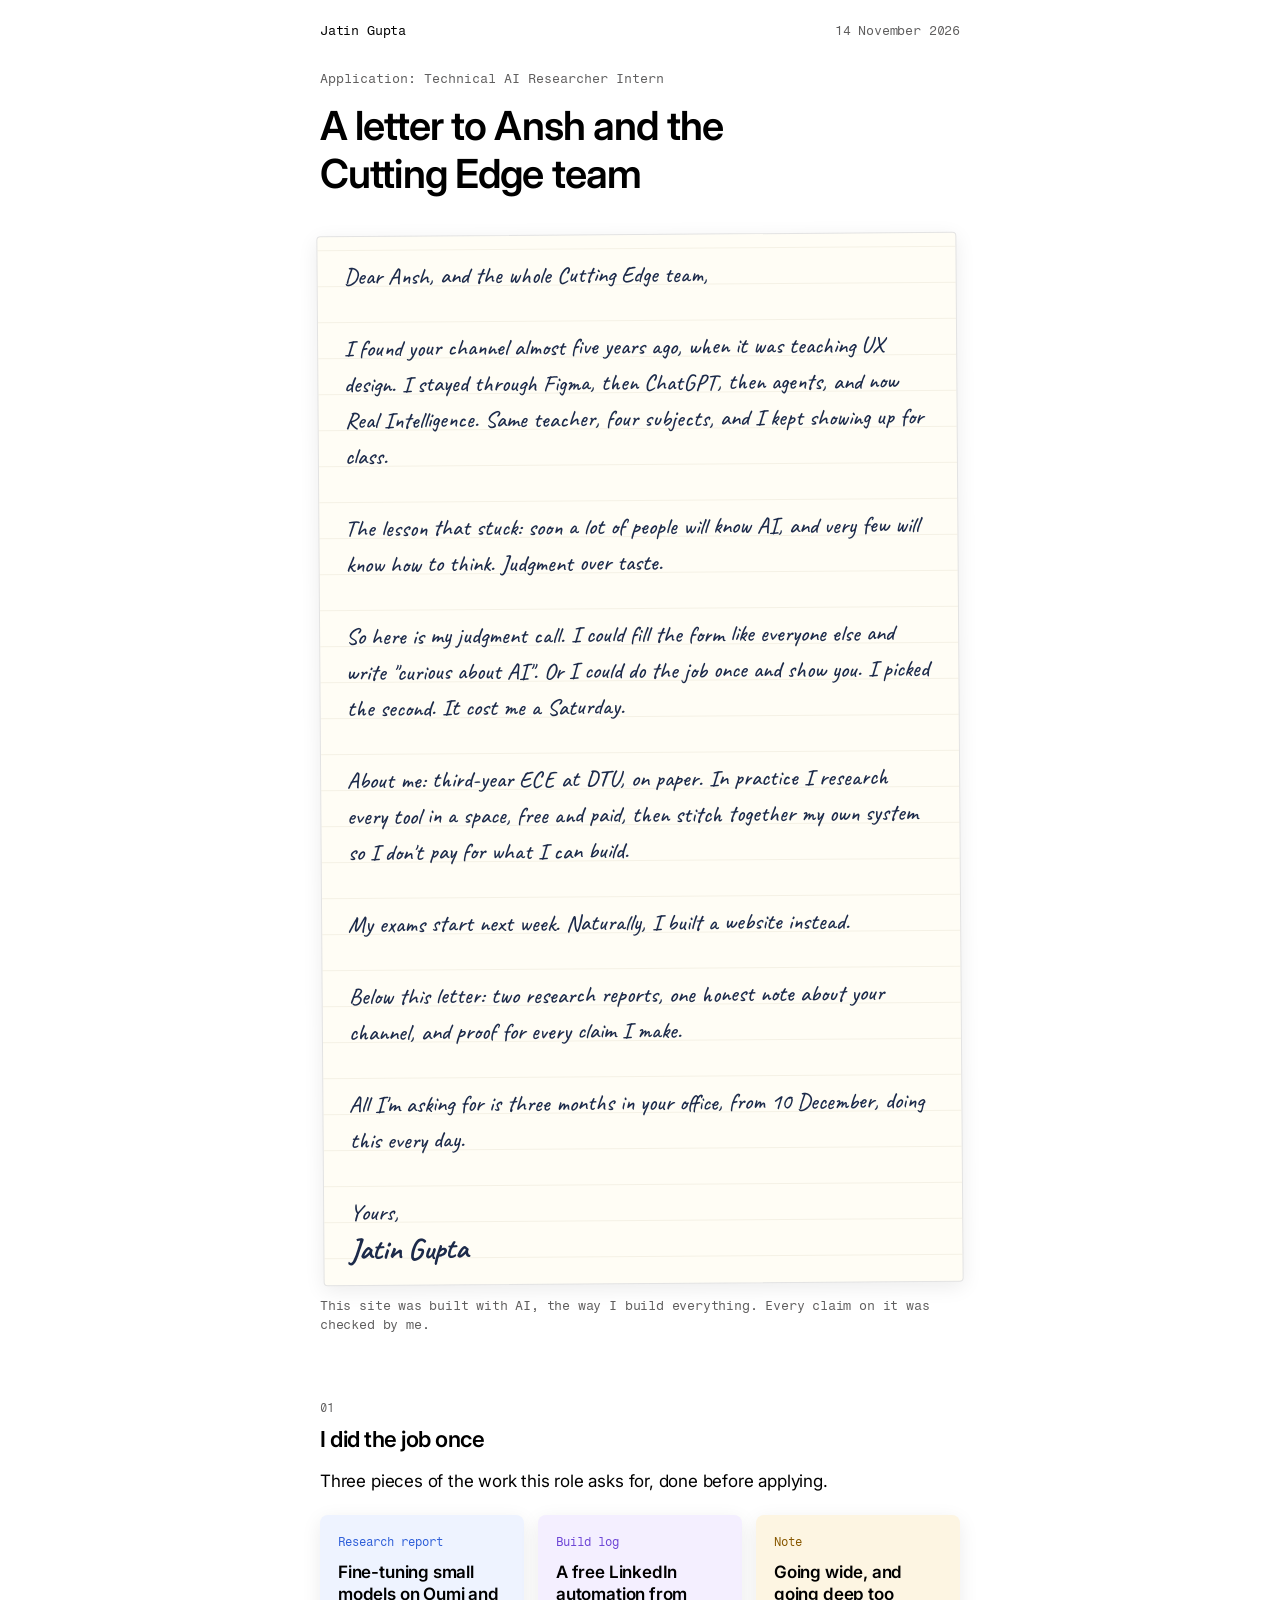
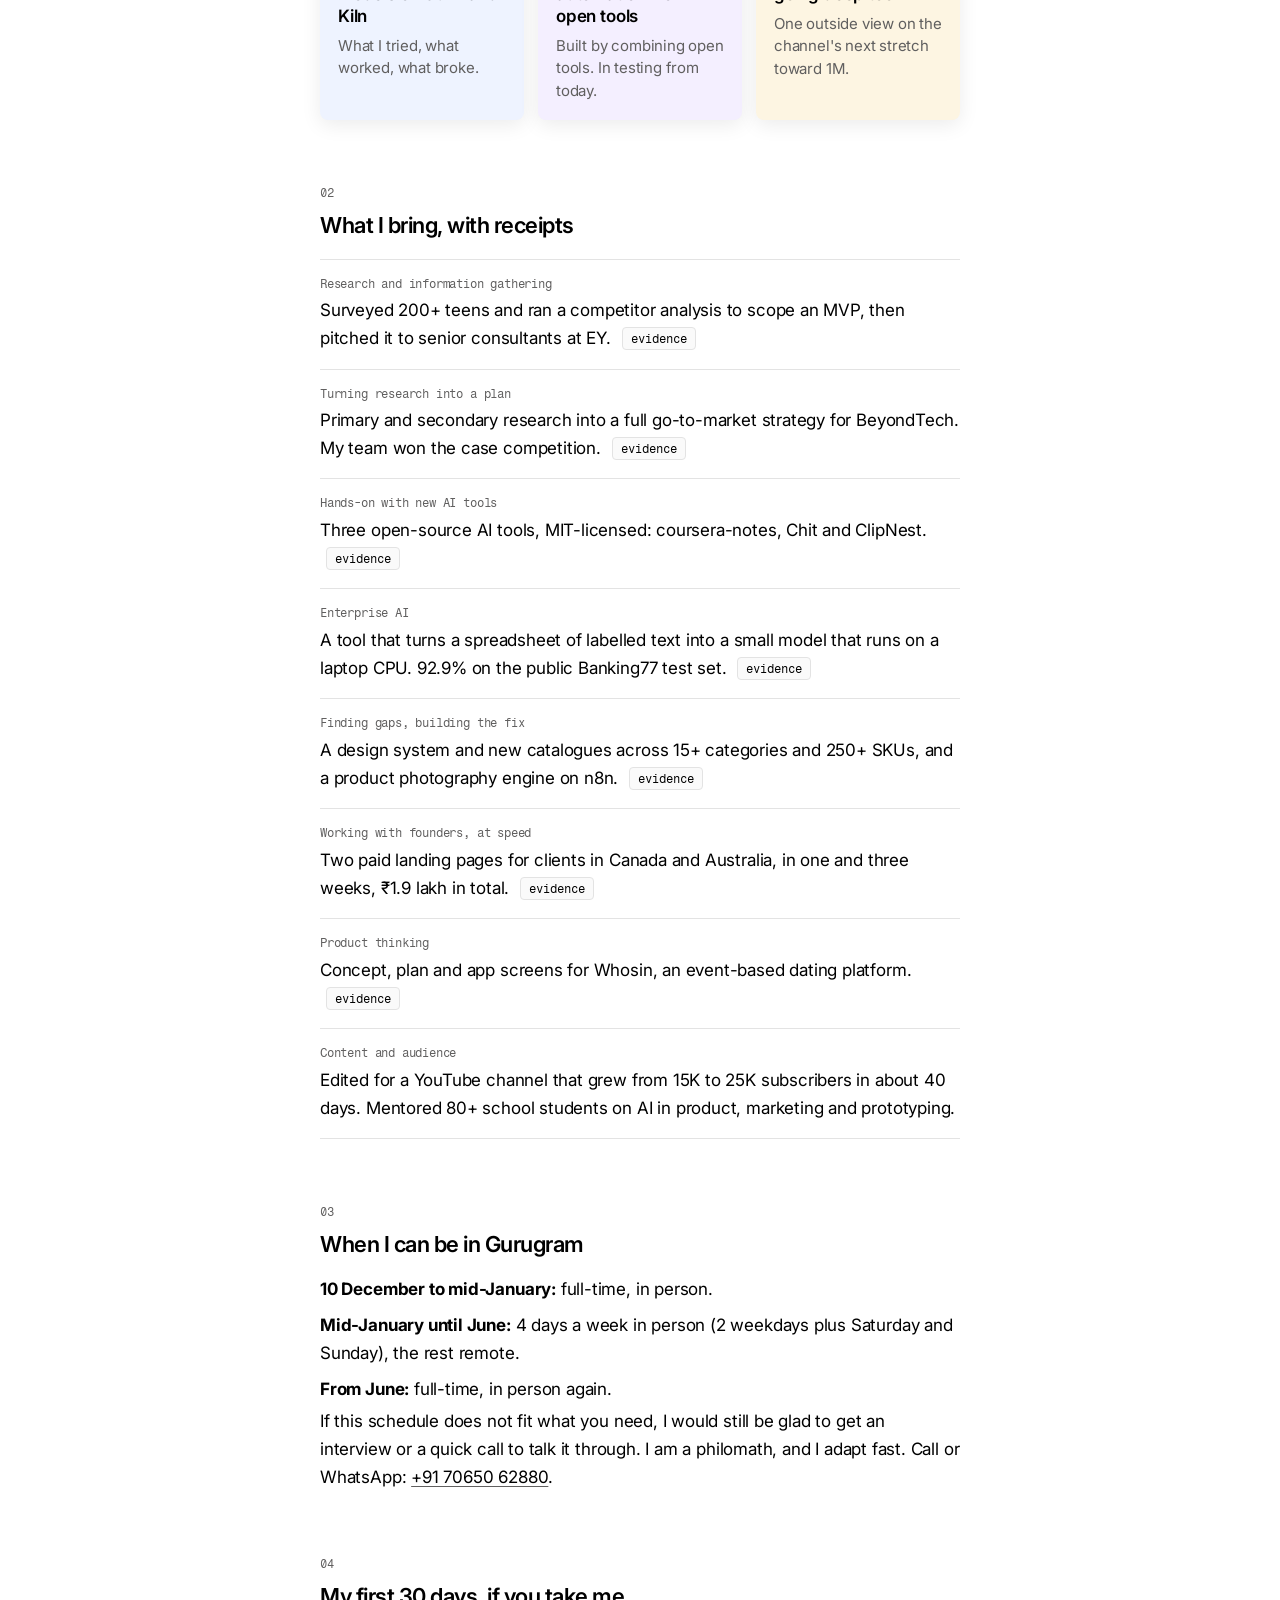
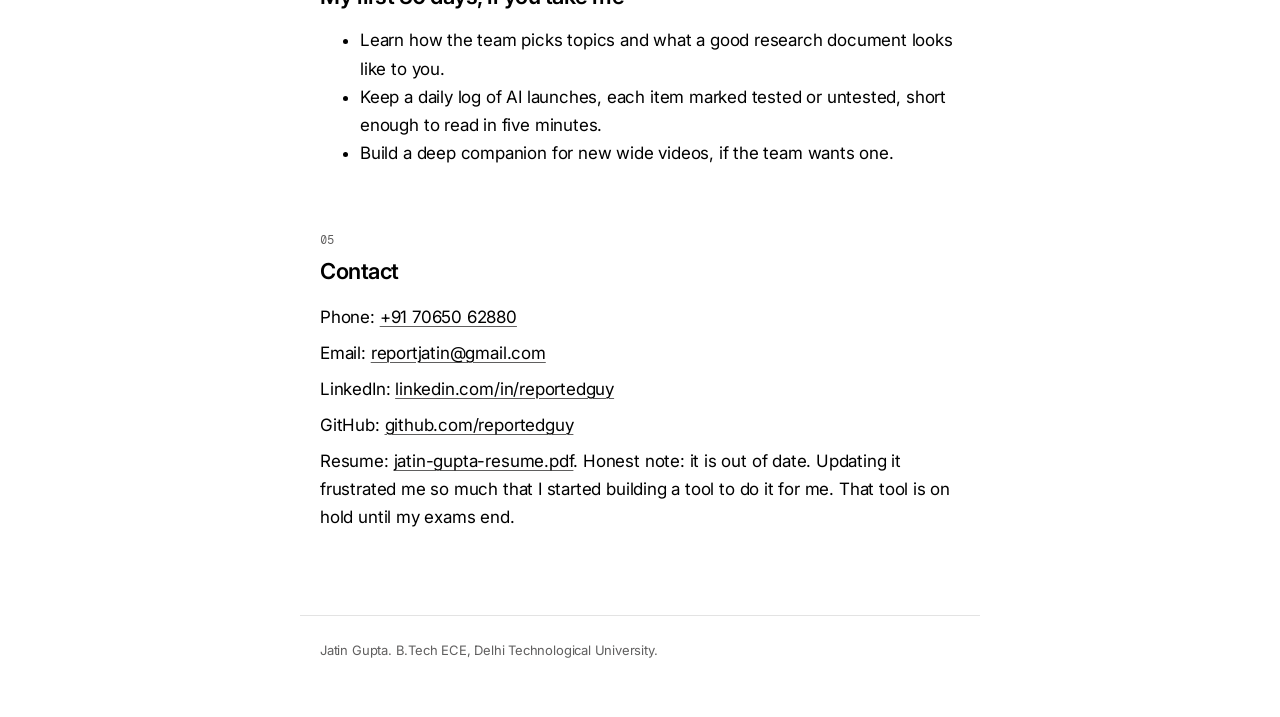
<file: index.html>
<!doctype html>
<html lang="en">
<head>
<meta charset="utf-8">
<meta name="viewport" content="width=device-width, initial-scale=1">
<title>Letter to Cutting Edge</title>
<meta name="description" content="Jatin Gupta's application for the Technical AI Researcher Intern role at The Cutting Edge Group, with the work behind it.">
<link rel="preconnect" href="https://fonts.googleapis.com">
<link rel="stylesheet" href="https://fonts.googleapis.com/css2?family=Caveat:wght@500;700&display=swap">
<link rel="stylesheet" href="assets/site.css?v=8">
</head>
<body>

<header class="site-head">
  <a href="index.html">Jatin Gupta</a>
  <span>14 November 2026</span>
</header>

<main class="wrap">

  <section class="hero">
    <p class="kicker">Application: Technical AI Researcher Intern</p>
    <h1>A letter to Ansh and the Cutting Edge team</h1>
  </section>

  <section class="letter" aria-label="Letter">
    <div class="letter-body">
      <p>Dear Ansh, and the whole Cutting Edge team,</p>
      <p>I found your channel almost five years ago, when it was teaching UX design. I stayed through Figma, then ChatGPT, then agents, and now Real Intelligence. Same teacher, four subjects, and I kept showing up for class.</p>
      <p>The lesson that stuck: soon a lot of people will know AI, and very few will know how to think. Judgment over taste.</p>
      <p>So here is my judgment call. I could fill the form like everyone else and write "curious about AI". Or I could do the job once and show you. I picked the second. It cost me a Saturday.</p>
      <p>About me: third-year ECE at DTU, on paper. In practice I research every tool in a space, free and paid, then stitch together my own system so I don't pay for what I can build.</p>
      <p>My exams start next week. Naturally, I built a website instead.</p>
      <p>Below this letter: two research reports, one honest note about your channel, and proof for every claim I make.</p>
      <p>All I'm asking for is three months in your office, from 10 December, doing this every day.</p>
      <p>Yours,</p>
    </div>
    <p class="sign">Jatin Gupta</p>
  </section>
  <p class="letter-note">This site was built with AI, the way I build everything. Every claim on it was checked by me.</p>

  <span class="label">01</span>
  <h2>I did the job once</h2>
  <p>Three pieces of the work this role asks for, done before applying.</p>
  <div class="cards">
    <a class="card t-blue" href="research/finetuning.html">
      <span class="mono">Research report</span>
      <strong>Fine-tuning small models on Oumi and Kiln</strong>
      <span>What I tried, what worked, what broke.</span>
    </a>
    <a class="card t-violet" href="research/linkedin-automation.html">
      <span class="mono">Build log</span>
      <strong>A free LinkedIn automation from open tools</strong>
      <span>Built by combining open tools. In testing from today.</span>
    </a>
    <a class="card t-amber" href="research/depth-note.html">
      <span class="mono">Note</span>
      <strong>Going wide, and going deep too</strong>
      <span>One outside view on the channel's next stretch toward 1M.</span>
    </a>
  </div>

  <span class="label">02</span>
  <h2>What I bring, with receipts</h2>
  <ul class="claims">
    <li><span class="need">Research and information gathering</span>
      Surveyed 200+ teens and ran a competitor analysis to scope an MVP, then pitched it to senior consultants at EY.
      <a class="evidence" href="work/teenfit.html">evidence</a></li>
    <li><span class="need">Turning research into a plan</span>
      Primary and secondary research into a full go-to-market strategy for BeyondTech. My team won the case competition.
      <a class="evidence" href="work/gtm-case.html">evidence</a></li>
    <li><span class="need">Hands-on with new AI tools</span>
      Three open-source AI tools, MIT-licensed: coursera-notes, Chit and ClipNest.
      <a class="evidence" href="work/open-source.html">evidence</a></li>
    <li><span class="need">Enterprise AI</span>
      A tool that turns a spreadsheet of labelled text into a small model that runs on a laptop CPU. 92.9% on the public Banking77 test set.
      <a class="evidence" href="work/model-training.html">evidence</a></li>
    <li><span class="need">Finding gaps, building the fix</span>
      A design system and new catalogues across 15+ categories and 250+ SKUs, and a product photography engine on n8n.
      <a class="evidence" href="work/huminex.html">evidence</a></li>
    <li><span class="need">Working with founders, at speed</span>
      Two paid landing pages for clients in Canada and Australia, in one and three weeks, ₹1.9 lakh in total.
      <a class="evidence" href="work/agency.html">evidence</a></li>
    <li><span class="need">Product thinking</span>
      Concept, plan and app screens for Whosin, an event-based dating platform.
      <a class="evidence" href="work/whosin.html">evidence</a></li>
    <li><span class="need">Content and audience</span>
      Edited for a YouTube channel that grew from 15K to 25K subscribers in about 40 days. Mentored 80+ school students on AI in product, marketing and prototyping.</li>
  </ul>

  <span class="label">03</span>
  <h2>When I can be in Gurugram</h2>
  <ul class="facts">
    <li><strong>10 December to mid-January:</strong> full-time, in person.</li>
    <li><strong>Mid-January until June:</strong> 4 days a week in person (2 weekdays plus Saturday and Sunday), the rest remote.</li>
    <li><strong>From June:</strong> full-time, in person again.</li>
  </ul>
  <p>If this schedule does not fit what you need, I would still be glad to get an interview or a quick call to talk it through. I am a philomath, and I adapt fast. Call or WhatsApp: <a href="tel:+917065062880">+91 70650 62880</a>.</p>

  <span class="label">04</span>
  <h2>My first 30 days, if you take me</h2>
  <ul>
    <li>Learn how the team picks topics and what a good research document looks like to you.</li>
    <li>Keep a daily log of AI launches, each item marked tested or untested, short enough to read in five minutes.</li>
    <li>Build a deep companion for new wide videos, if the team wants one.</li>
  </ul>

  <span class="label">05</span>
  <h2>Contact</h2>
  <ul class="facts">
    <li>Phone: <a href="tel:+917065062880">+91 70650 62880</a></li>
    <li>Email: <a href="mailto:reportjatin@gmail.com">reportjatin@gmail.com</a></li>
    <li>LinkedIn: <a href="https://www.linkedin.com/in/reportedguy/" target="_blank" rel="noopener">linkedin.com/in/reportedguy</a></li>
    <li>GitHub: <a href="https://github.com/reportedguy" target="_blank" rel="noopener">github.com/reportedguy</a></li>
    <li>Resume: <a href="assets/jatin-gupta-resume.pdf" target="_blank" rel="noopener">jatin-gupta-resume.pdf</a>. Honest note: it is out of date. Updating it frustrated me so much that I started building a tool to do it for me. That tool is on hold until my exams end.</li>
  </ul>

</main>

<footer class="site-foot">
  <p>Jatin Gupta. B.Tech ECE, Delhi Technological University.</p>
</footer>

</body>
</html>
</file>
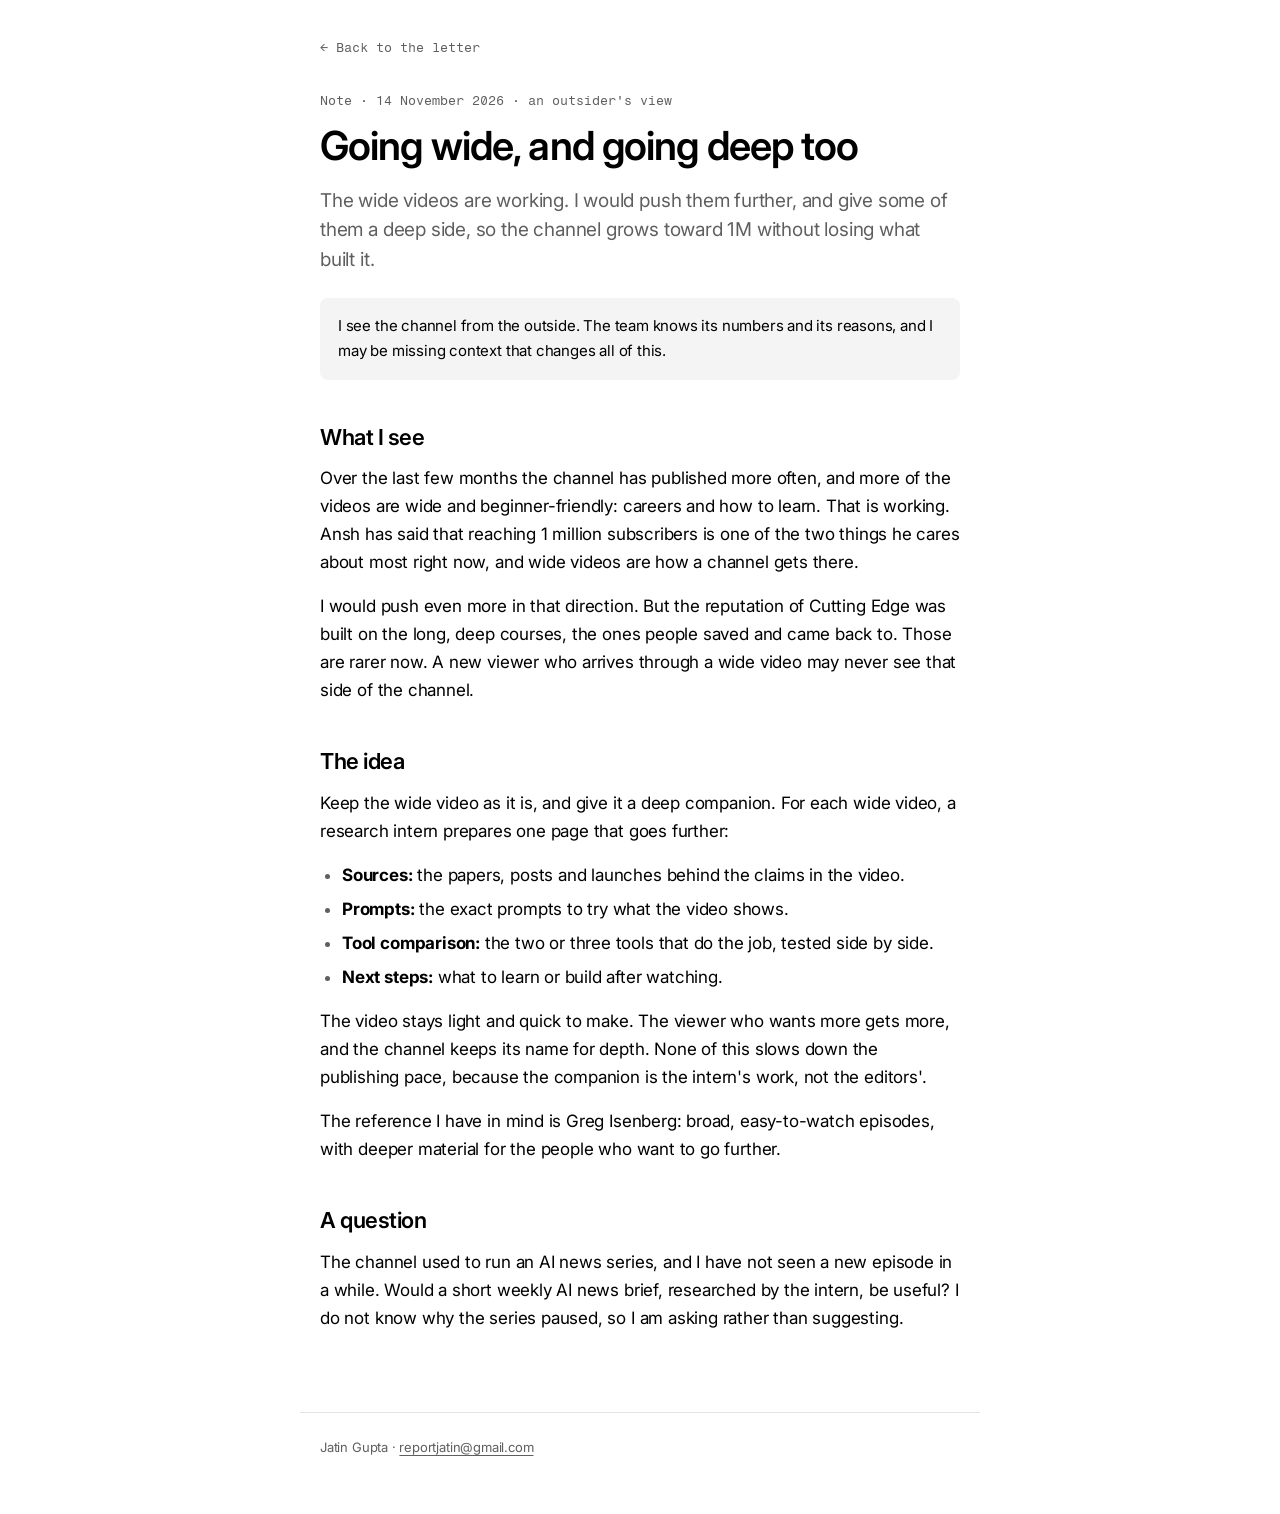
<file: research/depth-note.html>
<!doctype html>
<html lang="en">
<head>
<meta charset="utf-8">
<meta name="viewport" content="width=device-width, initial-scale=1">
<title>Going wide, going deep</title>
<meta name="description" content="An outside view on how Cutting Edge could keep its reputation for depth while its wide videos grow the channel toward 1M.">
<link rel="stylesheet" href="../assets/site.css?v=8">
</head>
<body>
<main class="doc">
  <a class="back" href="../index.html">← Back to the letter</a>
  <p class="meta">Note · 14 November 2026 · an outsider's view</p>
  <h1>Going wide, and going deep too</h1>
  <p class="lede">The wide videos are working. I would push them further, and give some of them a deep side, so the channel grows toward 1M without losing what built it.</p>

  <aside class="callout"><p>I see the channel from the outside. The team knows its numbers and its reasons, and I may be missing context that changes all of this.</p></aside>

  <h2>What I see</h2>
  <p>Over the last few months the channel has published more often, and more of the videos are wide and beginner-friendly: careers and how to learn. That is working. Ansh has said that reaching 1 million subscribers is one of the two things he cares about most right now, and wide videos are how a channel gets there.</p>
  <p>I would push even more in that direction. But the reputation of Cutting Edge was built on the long, deep courses, the ones people saved and came back to. Those are rarer now. A new viewer who arrives through a wide video may never see that side of the channel.</p>

  <h2>The idea</h2>
  <p>Keep the wide video as it is, and give it a deep companion. For each wide video, a research intern prepares one page that goes further:</p>
  <ul>
    <li><strong>Sources:</strong> the papers, posts and launches behind the claims in the video.</li>
    <li><strong>Prompts:</strong> the exact prompts to try what the video shows.</li>
    <li><strong>Tool comparison:</strong> the two or three tools that do the job, tested side by side.</li>
    <li><strong>Next steps:</strong> what to learn or build after watching.</li>
  </ul>
  <p>The video stays light and quick to make. The viewer who wants more gets more, and the channel keeps its name for depth. None of this slows down the publishing pace, because the companion is the intern's work, not the editors'.</p>
  <p>The reference I have in mind is Greg Isenberg: broad, easy-to-watch episodes, with deeper material for the people who want to go further.</p>

  <h2>A question</h2>
  <p>The channel used to run an AI news series, and I have not seen a new episode in a while. Would a short weekly AI news brief, researched by the intern, be useful? I do not know why the series paused, so I am asking rather than suggesting.</p>
</main>
<footer class="site-foot"><p>Jatin Gupta · <a href="mailto:reportjatin@gmail.com">reportjatin@gmail.com</a></p></footer>
</body>
</html>
</file>
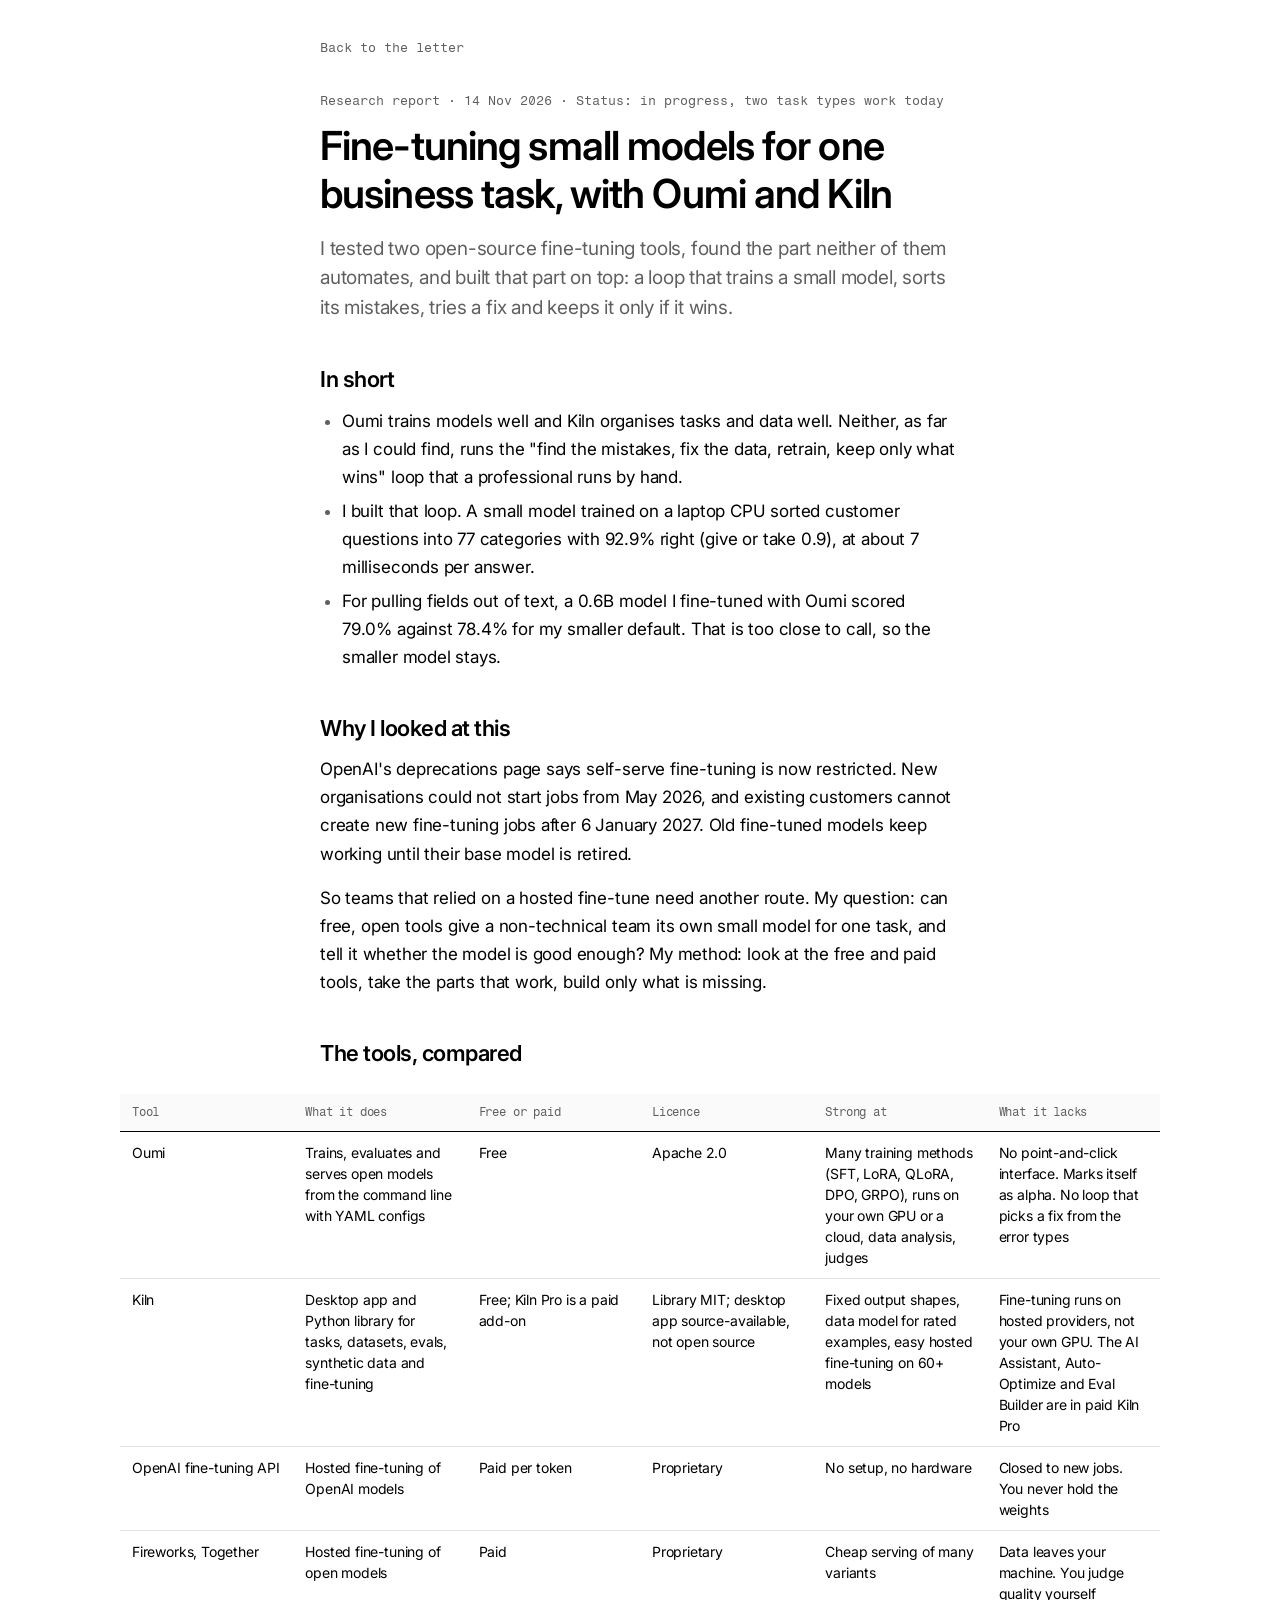
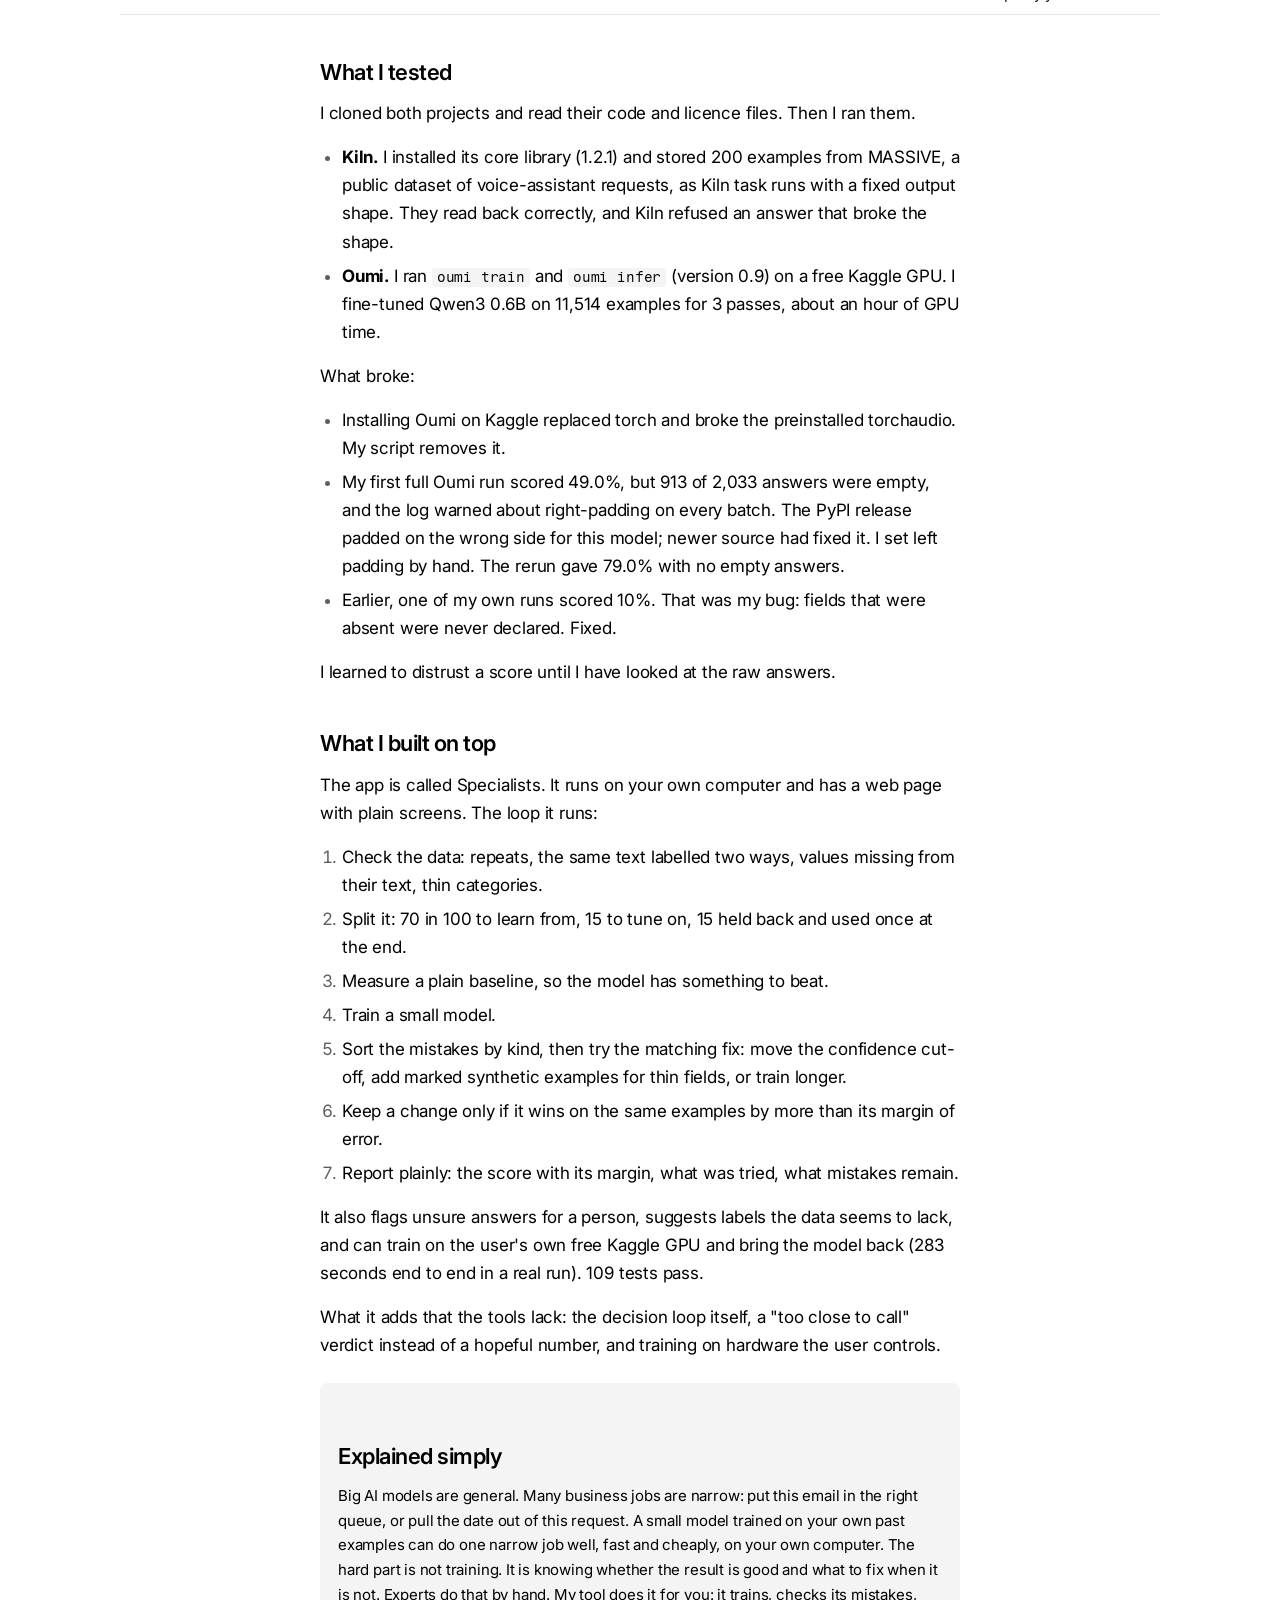
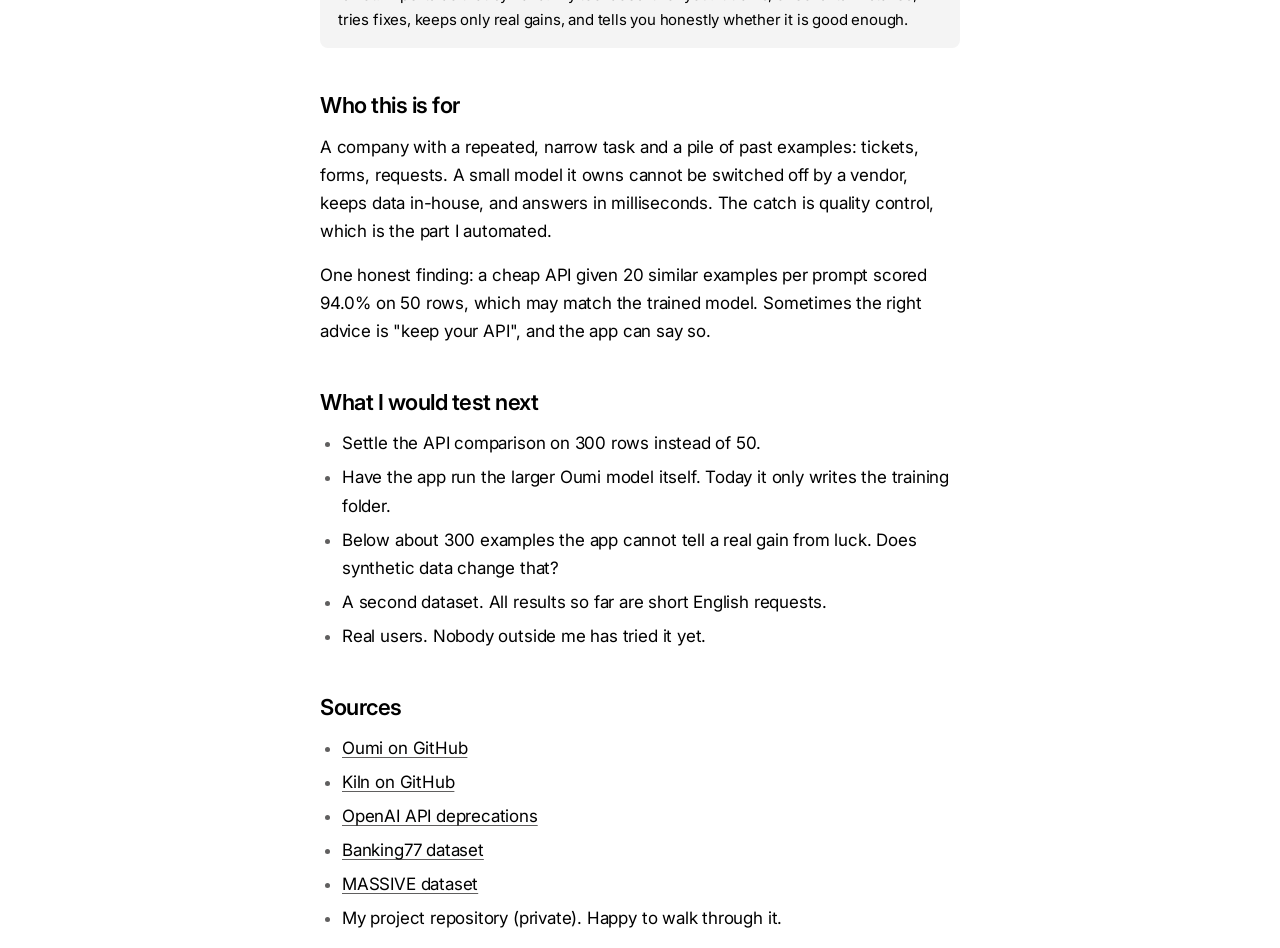
<file: research/finetuning.html>
<!doctype html><html lang="en"><head><meta charset="utf-8"><meta name="viewport" content="width=device-width, initial-scale=1"><title>Fine-tuning small models | Jatin Gupta</title><link rel="stylesheet" href="../assets/site.css?v=8"></head><body><main class="doc"><a class="back" href="../index.html">Back to the letter</a><p class="meta">Research report · 14 Nov 2026 · Status: in progress, two task types work today</p><h1>Fine-tuning small models for one business task, with Oumi and Kiln</h1><p class="lede">I tested two open-source fine-tuning tools, found the part neither of them automates, and built that part on top: a loop that trains a small model, sorts its mistakes, tries a fix and keeps it only if it wins.</p>

<h2>In short</h2>
<ul>
<li>Oumi trains models well and Kiln organises tasks and data well. Neither, as far as I could find, runs the "find the mistakes, fix the data, retrain, keep only what wins" loop that a professional runs by hand.</li>
<li>I built that loop. A small model trained on a laptop CPU sorted customer questions into 77 categories with 92.9% right (give or take 0.9), at about 7 milliseconds per answer.</li>
<li>For pulling fields out of text, a 0.6B model I fine-tuned with Oumi scored 79.0% against 78.4% for my smaller default. That is too close to call, so the smaller model stays.</li>
</ul>

<h2>Why I looked at this</h2>
<p>OpenAI's deprecations page says self-serve fine-tuning is now restricted. New organisations could not start jobs from May 2026, and existing customers cannot create new fine-tuning jobs after 6 January 2027. Old fine-tuned models keep working until their base model is retired.</p>
<p>So teams that relied on a hosted fine-tune need another route. My question: can free, open tools give a non-technical team its own small model for one task, and tell it whether the model is good enough? My method: look at the free and paid tools, take the parts that work, build only what is missing.</p>

<h2>The tools, compared</h2>
<table>
<thead><tr><th>Tool</th><th>What it does</th><th>Free or paid</th><th>Licence</th><th>Strong at</th><th>What it lacks</th></tr></thead>
<tbody>
<tr><td data-label="Tool">Oumi</td><td data-label="What it does">Trains, evaluates and serves open models from the command line with YAML configs</td><td data-label="Free or paid">Free</td><td data-label="Licence">Apache 2.0</td><td data-label="Strong at">Many training methods (SFT, LoRA, QLoRA, DPO, GRPO), runs on your own GPU or a cloud, data analysis, judges</td><td data-label="What it lacks">No point-and-click interface. Marks itself as alpha. No loop that picks a fix from the error types</td></tr>
<tr><td data-label="Tool">Kiln</td><td data-label="What it does">Desktop app and Python library for tasks, datasets, evals, synthetic data and fine-tuning</td><td data-label="Free or paid">Free; Kiln Pro is a paid add-on</td><td data-label="Licence">Library MIT; desktop app source-available, not open source</td><td data-label="Strong at">Fixed output shapes, data model for rated examples, easy hosted fine-tuning on 60+ models</td><td data-label="What it lacks">Fine-tuning runs on hosted providers, not your own GPU. The AI Assistant, Auto-Optimize and Eval Builder are in paid Kiln Pro</td></tr>
<tr><td data-label="Tool">OpenAI fine-tuning API</td><td data-label="What it does">Hosted fine-tuning of OpenAI models</td><td data-label="Free or paid">Paid per token</td><td data-label="Licence">Proprietary</td><td data-label="Strong at">No setup, no hardware</td><td data-label="What it lacks">Closed to new jobs. You never hold the weights</td></tr>
<tr><td data-label="Tool">Fireworks, Together</td><td data-label="What it does">Hosted fine-tuning of open models</td><td data-label="Free or paid">Paid</td><td data-label="Licence">Proprietary</td><td data-label="Strong at">Cheap serving of many variants</td><td data-label="What it lacks">Data leaves your machine. You judge quality yourself</td></tr>
</tbody>
</table>

<h2>What I tested</h2>
<p>I cloned both projects and read their code and licence files. Then I ran them.</p>
<ul>
<li><strong>Kiln.</strong> I installed its core library (1.2.1) and stored 200 examples from MASSIVE, a public dataset of voice-assistant requests, as Kiln task runs with a fixed output shape. They read back correctly, and Kiln refused an answer that broke the shape.</li>
<li><strong>Oumi.</strong> I ran <code>oumi train</code> and <code>oumi infer</code> (version 0.9) on a free Kaggle GPU. I fine-tuned Qwen3 0.6B on 11,514 examples for 3 passes, about an hour of GPU time.</li>
</ul>
<p>What broke:</p>
<ul>
<li>Installing Oumi on Kaggle replaced torch and broke the preinstalled torchaudio. My script removes it.</li>
<li>My first full Oumi run scored 49.0%, but 913 of 2,033 answers were empty, and the log warned about right-padding on every batch. The PyPI release padded on the wrong side for this model; newer source had fixed it. I set left padding by hand. The rerun gave 79.0% with no empty answers.</li>
<li>Earlier, one of my own runs scored 10%. That was my bug: fields that were absent were never declared. Fixed.</li>
</ul>
<p>I learned to distrust a score until I have looked at the raw answers.</p>

<h2>What I built on top</h2>
<p>The app is called Specialists. It runs on your own computer and has a web page with plain screens. The loop it runs:</p>
<ol>
<li>Check the data: repeats, the same text labelled two ways, values missing from their text, thin categories.</li>
<li>Split it: 70 in 100 to learn from, 15 to tune on, 15 held back and used once at the end.</li>
<li>Measure a plain baseline, so the model has something to beat.</li>
<li>Train a small model.</li>
<li>Sort the mistakes by kind, then try the matching fix: move the confidence cut-off, add marked synthetic examples for thin fields, or train longer.</li>
<li>Keep a change only if it wins on the same examples by more than its margin of error.</li>
<li>Report plainly: the score with its margin, what was tried, what mistakes remain.</li>
</ol>
<p>It also flags unsure answers for a person, suggests labels the data seems to lack, and can train on the user's own free Kaggle GPU and bring the model back (283 seconds end to end in a real run). 109 tests pass.</p>
<p>What it adds that the tools lack: the decision loop itself, a "too close to call" verdict instead of a hopeful number, and training on hardware the user controls.</p>

<aside class="callout">
<h2>Explained simply</h2>
<p>Big AI models are general. Many business jobs are narrow: put this email in the right queue, or pull the date out of this request. A small model trained on your own past examples can do one narrow job well, fast and cheaply, on your own computer. The hard part is not training. It is knowing whether the result is good and what to fix when it is not. Experts do that by hand. My tool does it for you: it trains, checks its mistakes, tries fixes, keeps only real gains, and tells you honestly whether it is good enough.</p>
</aside>

<h2>Who this is for</h2>
<p>A company with a repeated, narrow task and a pile of past examples: tickets, forms, requests. A small model it owns cannot be switched off by a vendor, keeps data in-house, and answers in milliseconds. The catch is quality control, which is the part I automated.</p>
<p>One honest finding: a cheap API given 20 similar examples per prompt scored 94.0% on 50 rows, which may match the trained model. Sometimes the right advice is "keep your API", and the app can say so.</p>

<h2>What I would test next</h2>
<ul>
<li>Settle the API comparison on 300 rows instead of 50.</li>
<li>Have the app run the larger Oumi model itself. Today it only writes the training folder.</li>
<li>Below about 300 examples the app cannot tell a real gain from luck. Does synthetic data change that?</li>
<li>A second dataset. All results so far are short English requests.</li>
<li>Real users. Nobody outside me has tried it yet.</li>
</ul>

<h2>Sources</h2>
<ul>
<li><a href="https://github.com/oumi-ai/oumi" target="_blank" rel="noopener">Oumi on GitHub</a></li>
<li><a href="https://github.com/Kiln-AI/Kiln" target="_blank" rel="noopener">Kiln on GitHub</a></li>
<li><a href="https://developers.openai.com/api/docs/deprecations" target="_blank" rel="noopener">OpenAI API deprecations</a></li>
<li><a href="https://huggingface.co/datasets/PolyAI/banking77" target="_blank" rel="noopener">Banking77 dataset</a></li>
<li><a href="https://github.com/alexa/massive" target="_blank" rel="noopener">MASSIVE dataset</a></li>
<li>My project repository (private). Happy to walk through it.</li>
</ul>
</main></body></html>
</file>
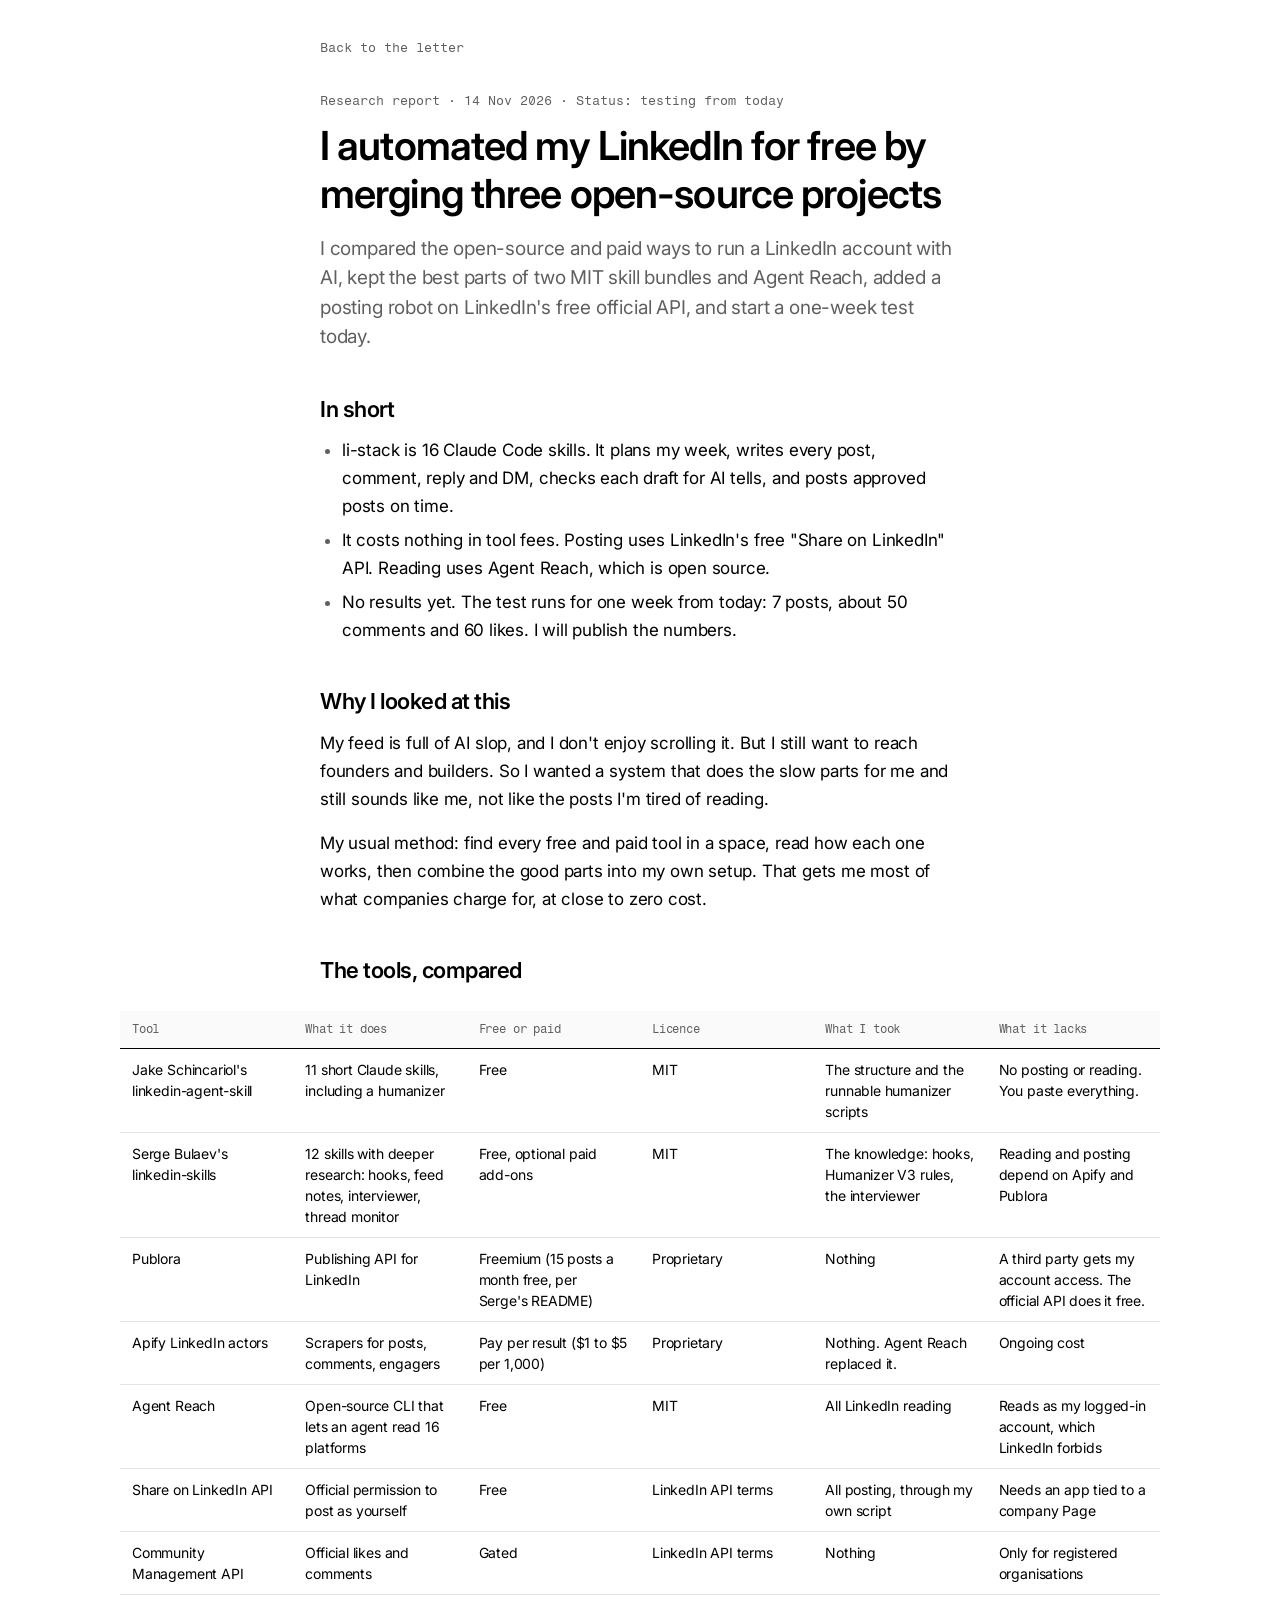
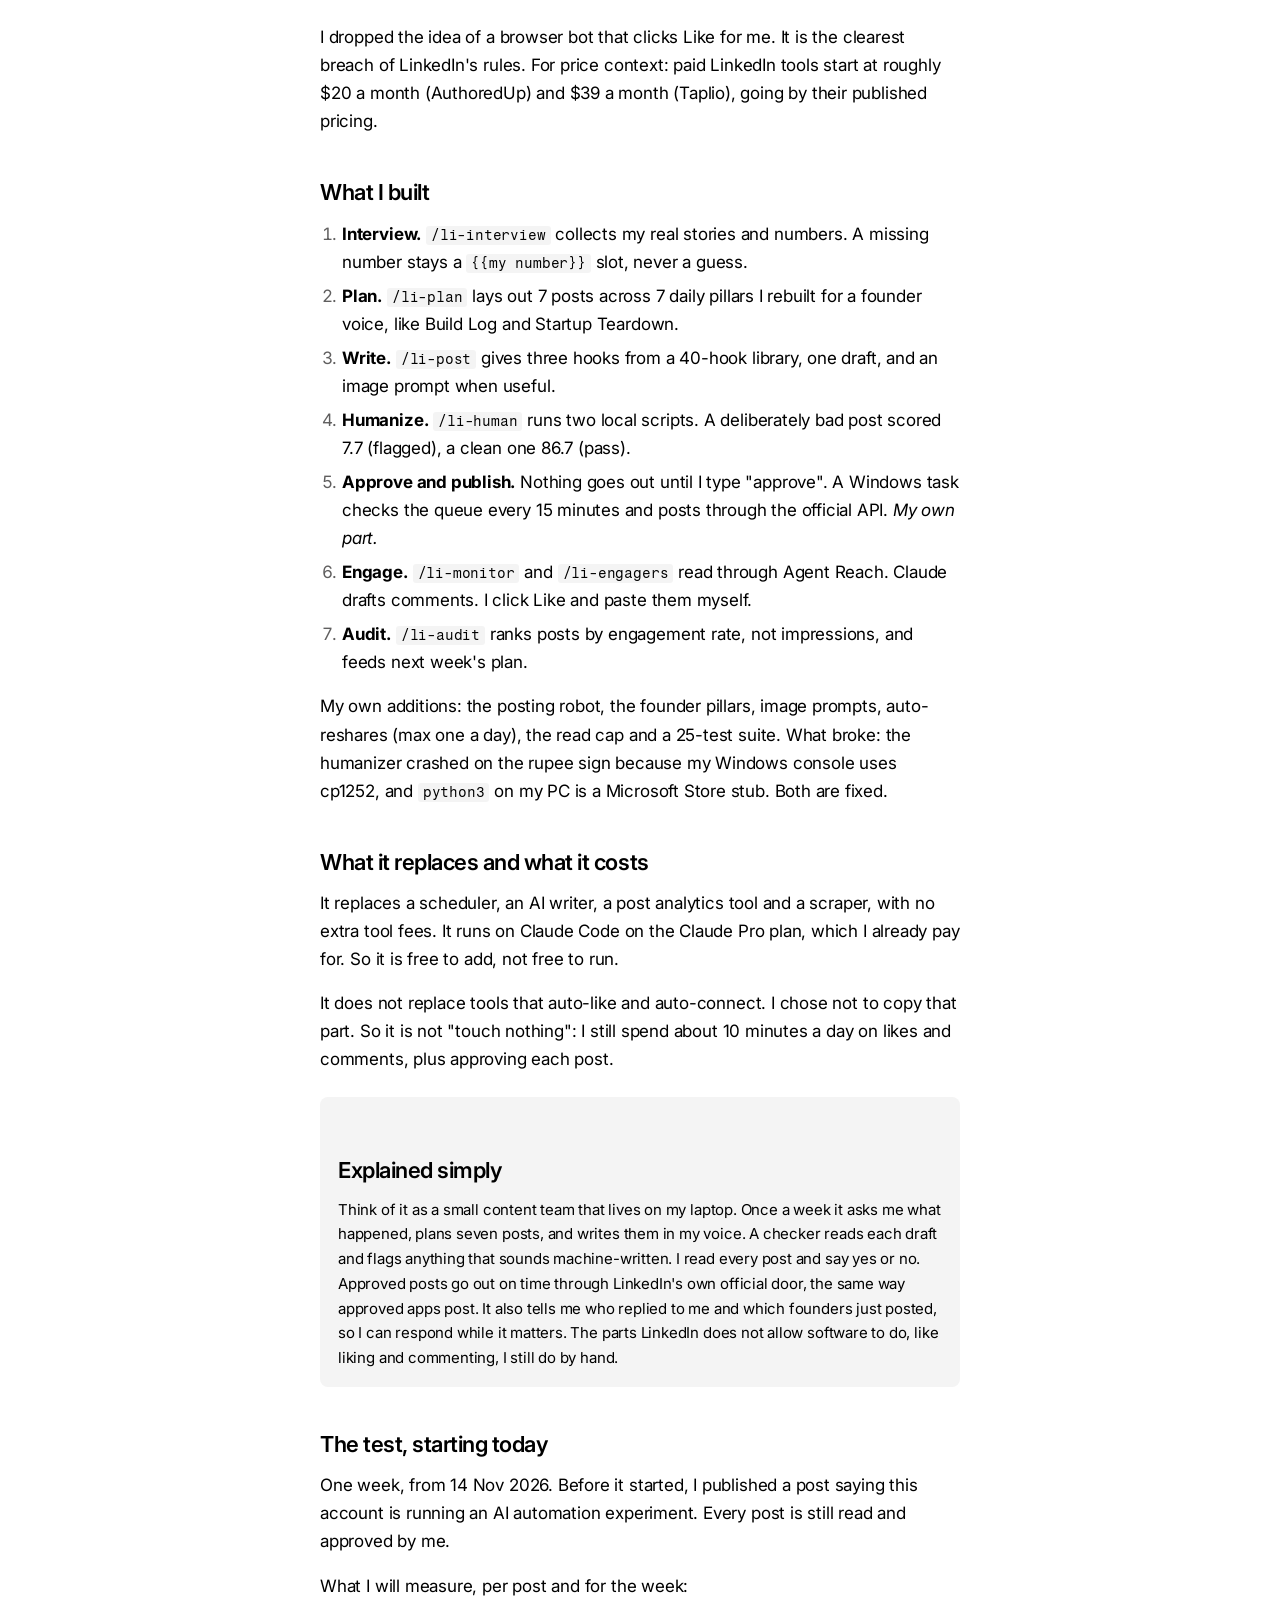
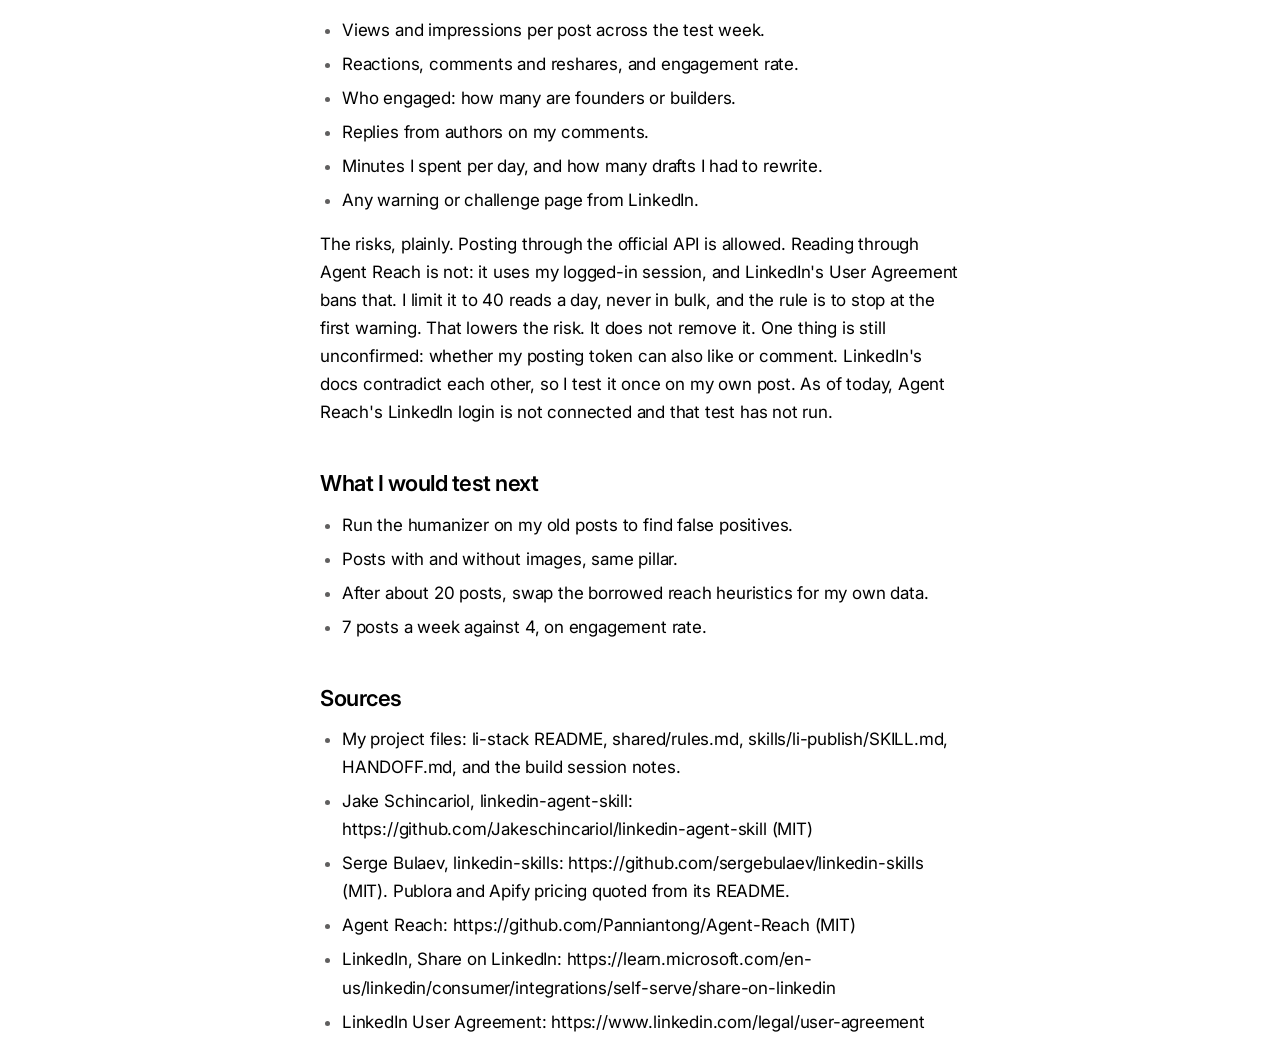
<file: research/linkedin-automation.html>
<!doctype html><html lang="en"><head><meta charset="utf-8"><meta name="viewport" content="width=device-width, initial-scale=1"><title>Automating LinkedIn for free | Jatin Gupta</title><link rel="stylesheet" href="../assets/site.css?v=8"></head><body><main class="doc"><a class="back" href="../index.html">Back to the letter</a><p class="meta">Research report · 14 Nov 2026 · Status: testing from today</p>
<h1>I automated my LinkedIn for free by merging three open-source projects</h1>
<p class="lede">I compared the open-source and paid ways to run a LinkedIn account with AI, kept the best parts of two MIT skill bundles and Agent Reach, added a posting robot on LinkedIn's free official API, and start a one-week test today.</p>

<h2>In short</h2>
<ul>
<li>li-stack is 16 Claude Code skills. It plans my week, writes every post, comment, reply and DM, checks each draft for AI tells, and posts approved posts on time.</li>
<li>It costs nothing in tool fees. Posting uses LinkedIn's free "Share on LinkedIn" API. Reading uses Agent Reach, which is open source.</li>
<li>No results yet. The test runs for one week from today: 7 posts, about 50 comments and 60 likes. I will publish the numbers.</li>
</ul>

<h2>Why I looked at this</h2>
<p>My feed is full of AI slop, and I don't enjoy scrolling it. But I still want to reach founders and builders. So I wanted a system that does the slow parts for me and still sounds like me, not like the posts I'm tired of reading.</p>
<p>My usual method: find every free and paid tool in a space, read how each one works, then combine the good parts into my own setup. That gets me most of what companies charge for, at close to zero cost.</p>

<h2>The tools, compared</h2>
<table>
<thead><tr><th>Tool</th><th>What it does</th><th>Free or paid</th><th>Licence</th><th>What I took</th><th>What it lacks</th></tr></thead>
<tbody>
<tr><td data-label="Tool">Jake Schincariol's linkedin-agent-skill</td><td data-label="What it does">11 short Claude skills, including a humanizer</td><td data-label="Free or paid">Free</td><td data-label="Licence">MIT</td><td data-label="What I took">The structure and the runnable humanizer scripts</td><td data-label="What it lacks">No posting or reading. You paste everything.</td></tr>
<tr><td data-label="Tool">Serge Bulaev's linkedin-skills</td><td data-label="What it does">12 skills with deeper research: hooks, feed notes, interviewer, thread monitor</td><td data-label="Free or paid">Free, optional paid add-ons</td><td data-label="Licence">MIT</td><td data-label="What I took">The knowledge: hooks, Humanizer V3 rules, the interviewer</td><td data-label="What it lacks">Reading and posting depend on Apify and Publora</td></tr>
<tr><td data-label="Tool">Publora</td><td data-label="What it does">Publishing API for LinkedIn</td><td data-label="Free or paid">Freemium (15 posts a month free, per Serge's README)</td><td data-label="Licence">Proprietary</td><td data-label="What I took">Nothing</td><td data-label="What it lacks">A third party gets my account access. The official API does it free.</td></tr>
<tr><td data-label="Tool">Apify LinkedIn actors</td><td data-label="What it does">Scrapers for posts, comments, engagers</td><td data-label="Free or paid">Pay per result ($1 to $5 per 1,000)</td><td data-label="Licence">Proprietary</td><td data-label="What I took">Nothing. Agent Reach replaced it.</td><td data-label="What it lacks">Ongoing cost</td></tr>
<tr><td data-label="Tool">Agent Reach</td><td data-label="What it does">Open-source CLI that lets an agent read 16 platforms</td><td data-label="Free or paid">Free</td><td data-label="Licence">MIT</td><td data-label="What I took">All LinkedIn reading</td><td data-label="What it lacks">Reads as my logged-in account, which LinkedIn forbids</td></tr>
<tr><td data-label="Tool">Share on LinkedIn API</td><td data-label="What it does">Official permission to post as yourself</td><td data-label="Free or paid">Free</td><td data-label="Licence">LinkedIn API terms</td><td data-label="What I took">All posting, through my own script</td><td data-label="What it lacks">Needs an app tied to a company Page</td></tr>
<tr><td data-label="Tool">Community Management API</td><td data-label="What it does">Official likes and comments</td><td data-label="Free or paid">Gated</td><td data-label="Licence">LinkedIn API terms</td><td data-label="What I took">Nothing</td><td data-label="What it lacks">Only for registered organisations</td></tr>
</tbody>
</table>
<p>I dropped the idea of a browser bot that clicks Like for me. It is the clearest breach of LinkedIn's rules. For price context: paid LinkedIn tools start at roughly $20 a month (AuthoredUp) and $39 a month (Taplio), going by their published pricing.</p>

<h2>What I built</h2>
<ol>
<li><strong>Interview.</strong> <code>/li-interview</code> collects my real stories and numbers. A missing number stays a <code>{{my number}}</code> slot, never a guess.</li>
<li><strong>Plan.</strong> <code>/li-plan</code> lays out 7 posts across 7 daily pillars I rebuilt for a founder voice, like Build Log and Startup Teardown.</li>
<li><strong>Write.</strong> <code>/li-post</code> gives three hooks from a 40-hook library, one draft, and an image prompt when useful.</li>
<li><strong>Humanize.</strong> <code>/li-human</code> runs two local scripts. A deliberately bad post scored 7.7 (flagged), a clean one 86.7 (pass).</li>
<li><strong>Approve and publish.</strong> Nothing goes out until I type "approve". A Windows task checks the queue every 15 minutes and posts through the official API. <em>My own part.</em></li>
<li><strong>Engage.</strong> <code>/li-monitor</code> and <code>/li-engagers</code> read through Agent Reach. Claude drafts comments. I click Like and paste them myself.</li>
<li><strong>Audit.</strong> <code>/li-audit</code> ranks posts by engagement rate, not impressions, and feeds next week's plan.</li>
</ol>
<p>My own additions: the posting robot, the founder pillars, image prompts, auto-reshares (max one a day), the read cap and a 25-test suite. What broke: the humanizer crashed on the rupee sign because my Windows console uses cp1252, and <code>python3</code> on my PC is a Microsoft Store stub. Both are fixed.</p>

<h2>What it replaces and what it costs</h2>
<p>It replaces a scheduler, an AI writer, a post analytics tool and a scraper, with no extra tool fees. It runs on Claude Code on the Claude Pro plan, which I already pay for. So it is free to add, not free to run.</p>
<p>It does not replace tools that auto-like and auto-connect. I chose not to copy that part. So it is not "touch nothing": I still spend about 10 minutes a day on likes and comments, plus approving each post.</p>

<aside class="callout">
<h2>Explained simply</h2>
<p>Think of it as a small content team that lives on my laptop. Once a week it asks me what happened, plans seven posts, and writes them in my voice. A checker reads each draft and flags anything that sounds machine-written. I read every post and say yes or no. Approved posts go out on time through LinkedIn's own official door, the same way approved apps post. It also tells me who replied to me and which founders just posted, so I can respond while it matters. The parts LinkedIn does not allow software to do, like liking and commenting, I still do by hand.</p>
</aside>

<h2>The test, starting today</h2>
<p>One week, from 14 Nov 2026. Before it started, I published a post saying this account is running an AI automation experiment. Every post is still read and approved by me.</p>
<p>What I will measure, per post and for the week:</p>
<ul>
<li>Views and impressions per post across the test week.</li>
<li>Reactions, comments and reshares, and engagement rate.</li>
<li>Who engaged: how many are founders or builders.</li>
<li>Replies from authors on my comments.</li>
<li>Minutes I spent per day, and how many drafts I had to rewrite.</li>
<li>Any warning or challenge page from LinkedIn.</li>
</ul>
<p>The risks, plainly. Posting through the official API is allowed. Reading through Agent Reach is not: it uses my logged-in session, and LinkedIn's User Agreement bans that. I limit it to 40 reads a day, never in bulk, and the rule is to stop at the first warning. That lowers the risk. It does not remove it. One thing is still unconfirmed: whether my posting token can also like or comment. LinkedIn's docs contradict each other, so I test it once on my own post. As of today, Agent Reach's LinkedIn login is not connected and that test has not run.</p>

<h2>What I would test next</h2>
<ul>
<li>Run the humanizer on my old posts to find false positives.</li>
<li>Posts with and without images, same pillar.</li>
<li>After about 20 posts, swap the borrowed reach heuristics for my own data.</li>
<li>7 posts a week against 4, on engagement rate.</li>
</ul>

<h2>Sources</h2>
<ul>
<li>My project files: li-stack README, shared/rules.md, skills/li-publish/SKILL.md, HANDOFF.md, and the build session notes.</li>
<li>Jake Schincariol, linkedin-agent-skill: https://github.com/Jakeschincariol/linkedin-agent-skill (MIT)</li>
<li>Serge Bulaev, linkedin-skills: https://github.com/sergebulaev/linkedin-skills (MIT). Publora and Apify pricing quoted from its README.</li>
<li>Agent Reach: https://github.com/Panniantong/Agent-Reach (MIT)</li>
<li>LinkedIn, Share on LinkedIn: https://learn.microsoft.com/en-us/linkedin/consumer/integrations/self-serve/share-on-linkedin</li>
<li>LinkedIn User Agreement: https://www.linkedin.com/legal/user-agreement</li>
</ul>
</main></body></html>
</file>
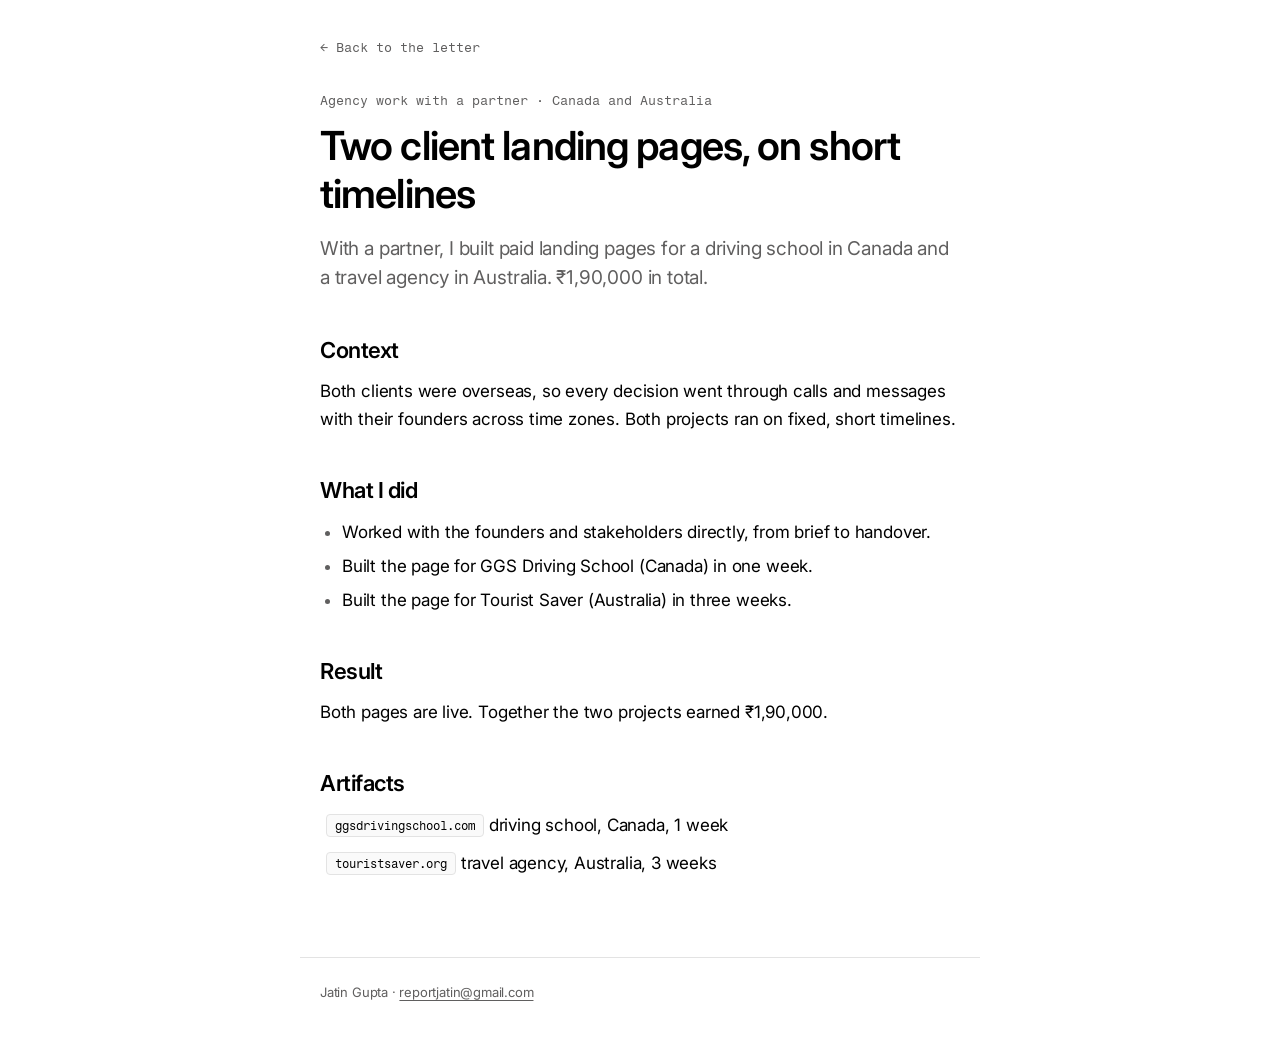
<file: work/agency.html>
<!doctype html>
<html lang="en">
<head>
<meta charset="utf-8">
<meta name="viewport" content="width=device-width, initial-scale=1">
<title>Client landing pages</title>
<meta name="description" content="Two paid landing pages for clients in Canada and Australia, built with a partner.">
<link rel="stylesheet" href="../assets/site.css?v=8">
</head>
<body>
<main class="doc">
  <a class="back" href="../index.html">← Back to the letter</a>
  <p class="meta">Agency work with a partner · Canada and Australia</p>
  <h1>Two client landing pages, on short timelines</h1>
  <p class="lede">With a partner, I built paid landing pages for a driving school in Canada and a travel agency in Australia. ₹1,90,000 in total.</p>

  <h2>Context</h2>
  <p>Both clients were overseas, so every decision went through calls and messages with their founders across time zones. Both projects ran on fixed, short timelines.</p>

  <h2>What I did</h2>
  <ul>
    <li>Worked with the founders and stakeholders directly, from brief to handover.</li>
    <li>Built the page for GGS Driving School (Canada) in one week.</li>
    <li>Built the page for Tourist Saver (Australia) in three weeks.</li>
  </ul>

  <h2>Result</h2>
  <p>Both pages are live. Together the two projects earned ₹1,90,000.</p>

  <h2>Artifacts</h2>
  <ul class="links">
    <li><a class="evidence" href="https://ggsdrivingschool.com" target="_blank" rel="noopener">ggsdrivingschool.com</a> driving school, Canada, 1 week</li>
    <li><a class="evidence" href="https://touristsaver.org" target="_blank" rel="noopener">touristsaver.org</a> travel agency, Australia, 3 weeks</li>
  </ul>
</main>
<footer class="site-foot"><p>Jatin Gupta · <a href="mailto:reportjatin@gmail.com">reportjatin@gmail.com</a></p></footer>
</body>
</html>
</file>
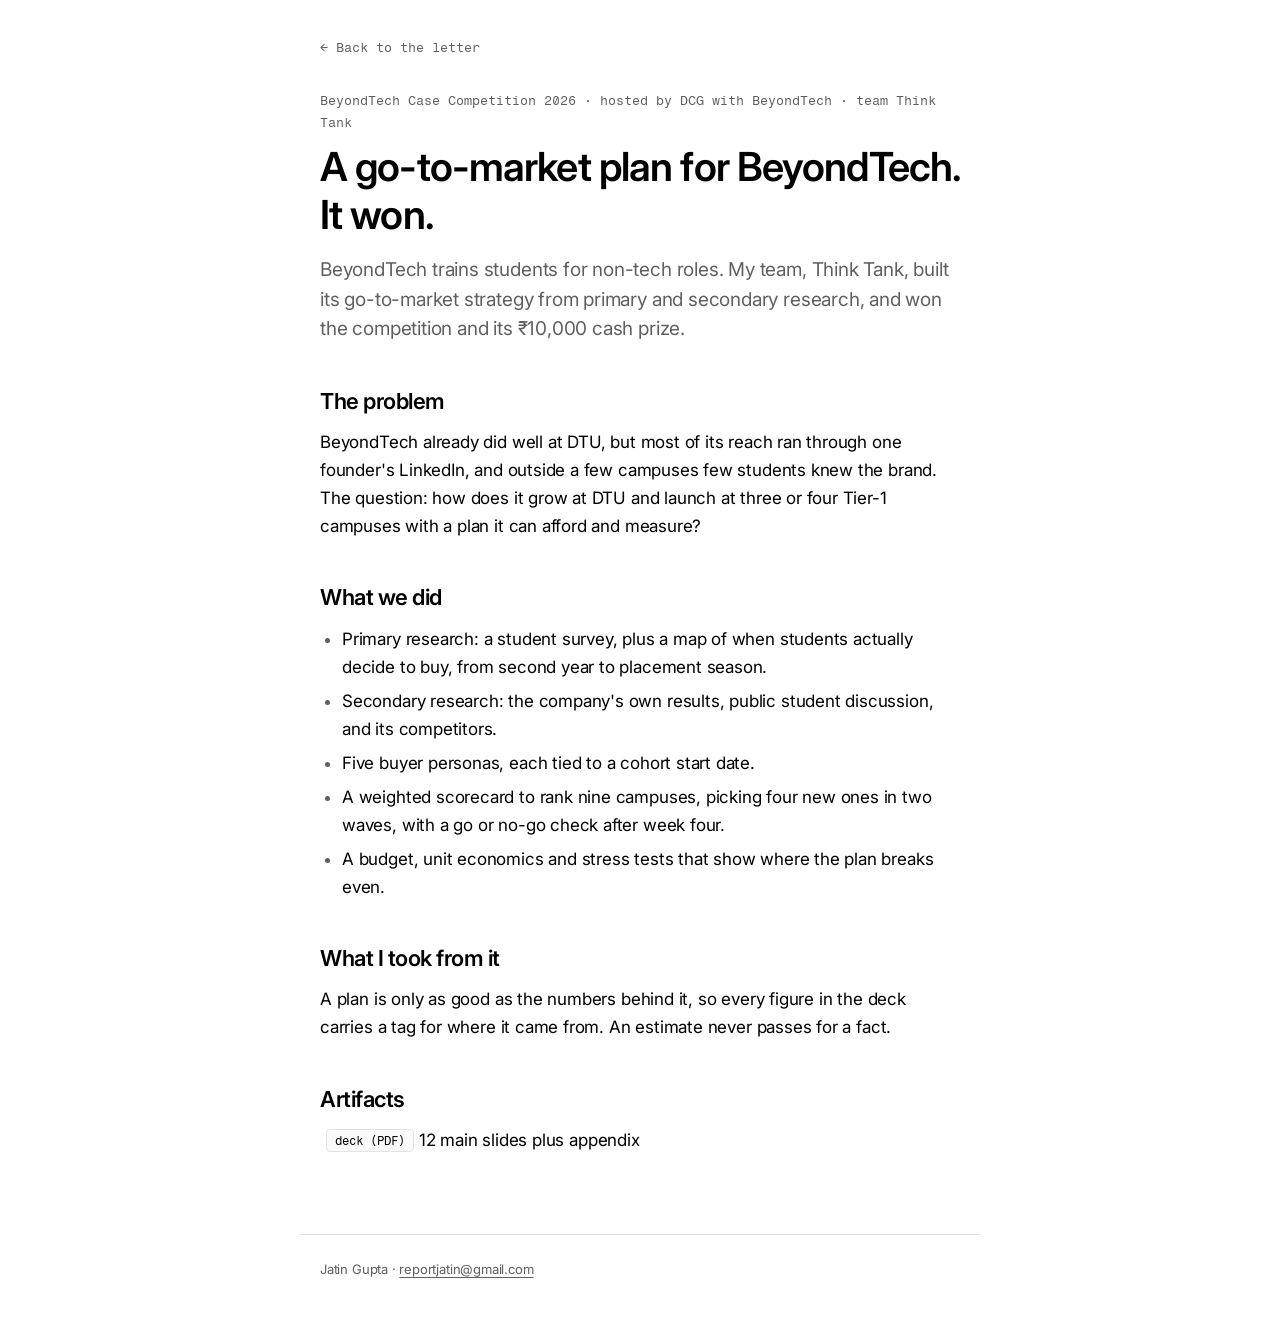
<file: work/gtm-case.html>
<!doctype html>
<html lang="en">
<head>
<meta charset="utf-8">
<meta name="viewport" content="width=device-width, initial-scale=1">
<title>BeyondTech GTM case</title>
<meta name="description" content="Winning go-to-market strategy for BeyondTech, from the BeyondTech Case Competition 2026, hosted by DCG.">
<link rel="stylesheet" href="../assets/site.css?v=8">
</head>
<body>
<main class="doc">
  <a class="back" href="../index.html">← Back to the letter</a>
  <p class="meta">BeyondTech Case Competition 2026 · hosted by DCG with BeyondTech · team Think Tank</p>
  <h1>A go-to-market plan for BeyondTech. It won.</h1>
  <p class="lede">BeyondTech trains students for non-tech roles. My team, Think Tank, built its go-to-market strategy from primary and secondary research, and won the competition and its ₹10,000 cash prize.</p>

  <h2>The problem</h2>
  <p>BeyondTech already did well at DTU, but most of its reach ran through one founder's LinkedIn, and outside a few campuses few students knew the brand. The question: how does it grow at DTU and launch at three or four Tier-1 campuses with a plan it can afford and measure?</p>

  <h2>What we did</h2>
  <ul>
    <li>Primary research: a student survey, plus a map of when students actually decide to buy, from second year to placement season.</li>
    <li>Secondary research: the company's own results, public student discussion, and its competitors.</li>
    <li>Five buyer personas, each tied to a cohort start date.</li>
    <li>A weighted scorecard to rank nine campuses, picking four new ones in two waves, with a go or no-go check after week four.</li>
    <li>A budget, unit economics and stress tests that show where the plan breaks even.</li>
  </ul>

  <h2>What I took from it</h2>
  <p>A plan is only as good as the numbers behind it, so every figure in the deck carries a tag for where it came from. An estimate never passes for a fact.</p>

  <h2>Artifacts</h2>
  <ul class="links">
    <li><a class="evidence" href="../assets/think-tank-gtm.pdf" target="_blank" rel="noopener">deck (PDF)</a> 12 main slides plus appendix</li>
  </ul>
</main>
<footer class="site-foot"><p>Jatin Gupta · <a href="mailto:reportjatin@gmail.com">reportjatin@gmail.com</a></p></footer>
</body>
</html>
</file>
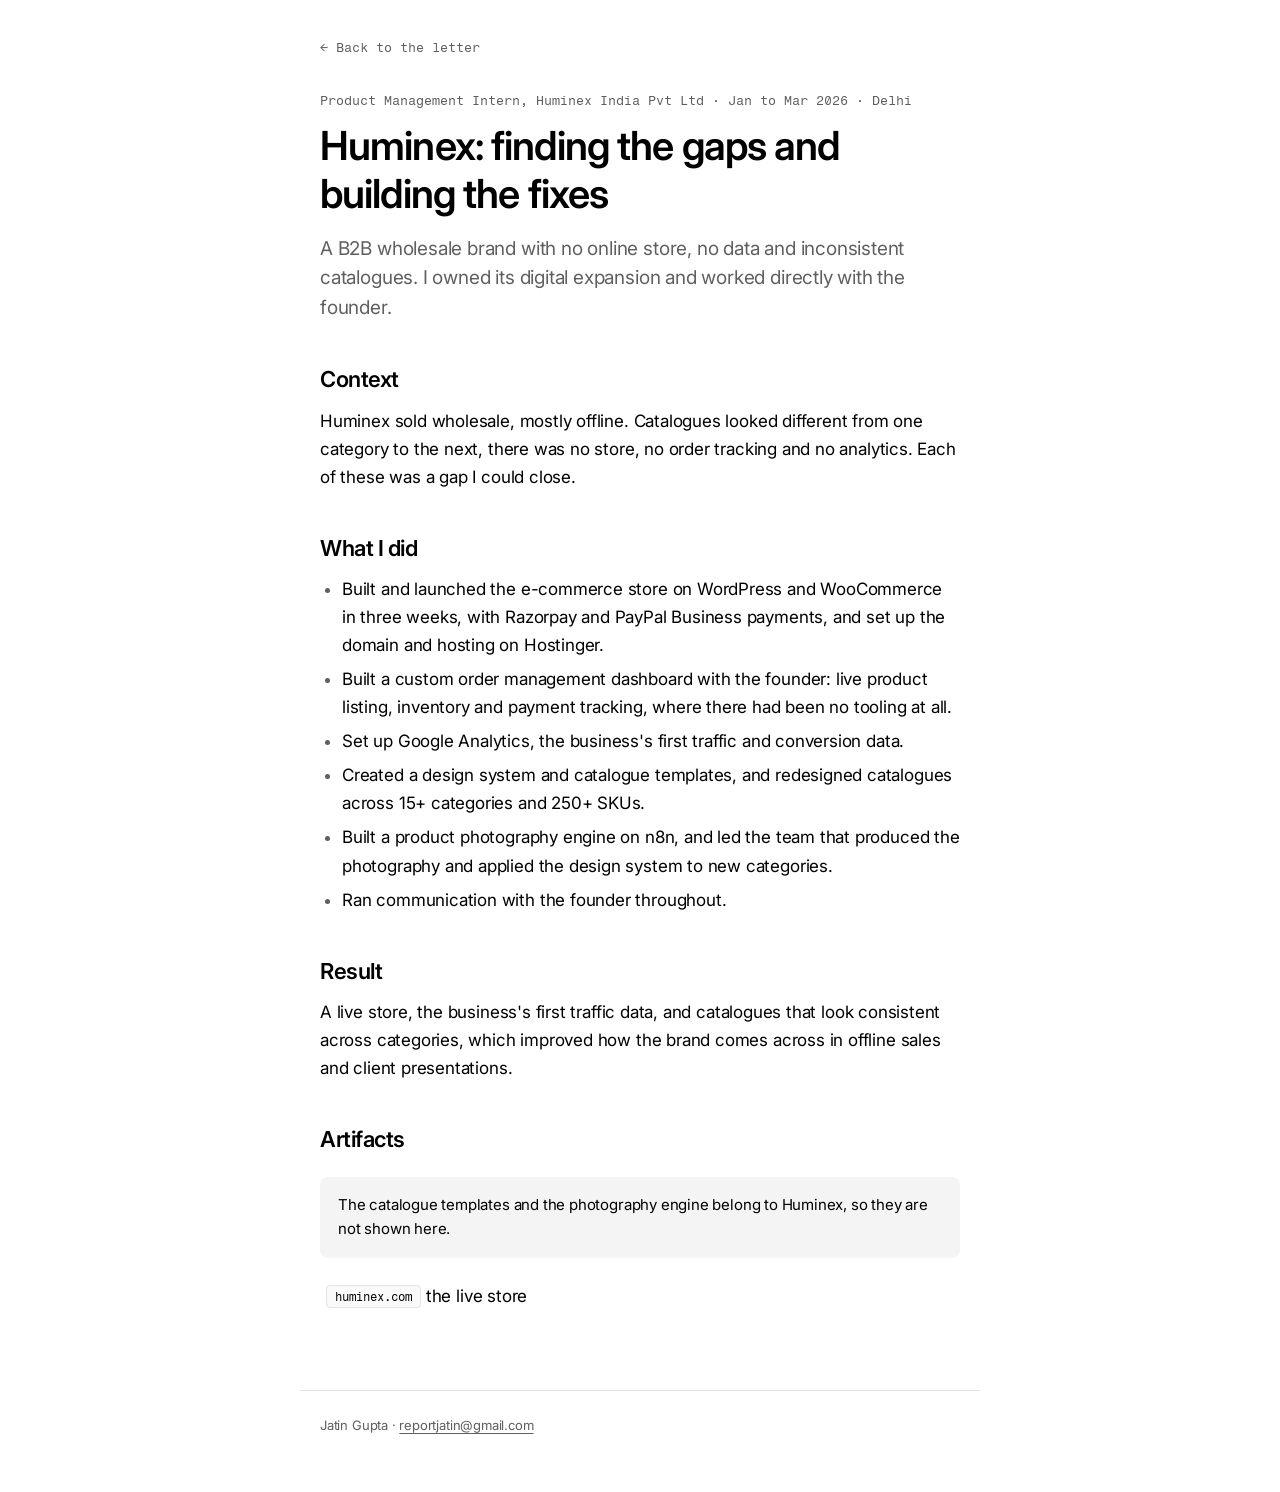
<file: work/huminex.html>
<!doctype html>
<html lang="en">
<head>
<meta charset="utf-8">
<meta name="viewport" content="width=device-width, initial-scale=1">
<title>Huminex catalogues</title>
<meta name="description" content="Product management internship at Huminex: e-commerce store, order dashboard, catalogue design system and an n8n product photography engine.">
<link rel="stylesheet" href="../assets/site.css?v=8">
</head>
<body>
<main class="doc">
  <a class="back" href="../index.html">← Back to the letter</a>
  <p class="meta">Product Management Intern, Huminex India Pvt Ltd · Jan to Mar 2026 · Delhi</p>
  <h1>Huminex: finding the gaps and building the fixes</h1>
  <p class="lede">A B2B wholesale brand with no online store, no data and inconsistent catalogues. I owned its digital expansion and worked directly with the founder.</p>

  <h2>Context</h2>
  <p>Huminex sold wholesale, mostly offline. Catalogues looked different from one category to the next, there was no store, no order tracking and no analytics. Each of these was a gap I could close.</p>

  <h2>What I did</h2>
  <ul>
    <li>Built and launched the e-commerce store on WordPress and WooCommerce in three weeks, with Razorpay and PayPal Business payments, and set up the domain and hosting on Hostinger.</li>
    <li>Built a custom order management dashboard with the founder: live product listing, inventory and payment tracking, where there had been no tooling at all.</li>
    <li>Set up Google Analytics, the business's first traffic and conversion data.</li>
    <li>Created a design system and catalogue templates, and redesigned catalogues across 15+ categories and 250+ SKUs.</li>
    <li>Built a product photography engine on n8n, and led the team that produced the photography and applied the design system to new categories.</li>
    <li>Ran communication with the founder throughout.</li>
  </ul>

  <h2>Result</h2>
  <p>A live store, the business's first traffic data, and catalogues that look consistent across categories, which improved how the brand comes across in offline sales and client presentations.</p>

  <h2>Artifacts</h2>
  <aside class="callout"><p>The catalogue templates and the photography engine belong to Huminex, so they are not shown here.</p></aside>
  <ul class="links">
    <li><a class="evidence" href="https://huminex.com/" target="_blank" rel="noopener">huminex.com</a> the live store</li>
  </ul>
</main>
<footer class="site-foot"><p>Jatin Gupta · <a href="mailto:reportjatin@gmail.com">reportjatin@gmail.com</a></p></footer>
</body>
</html>
</file>
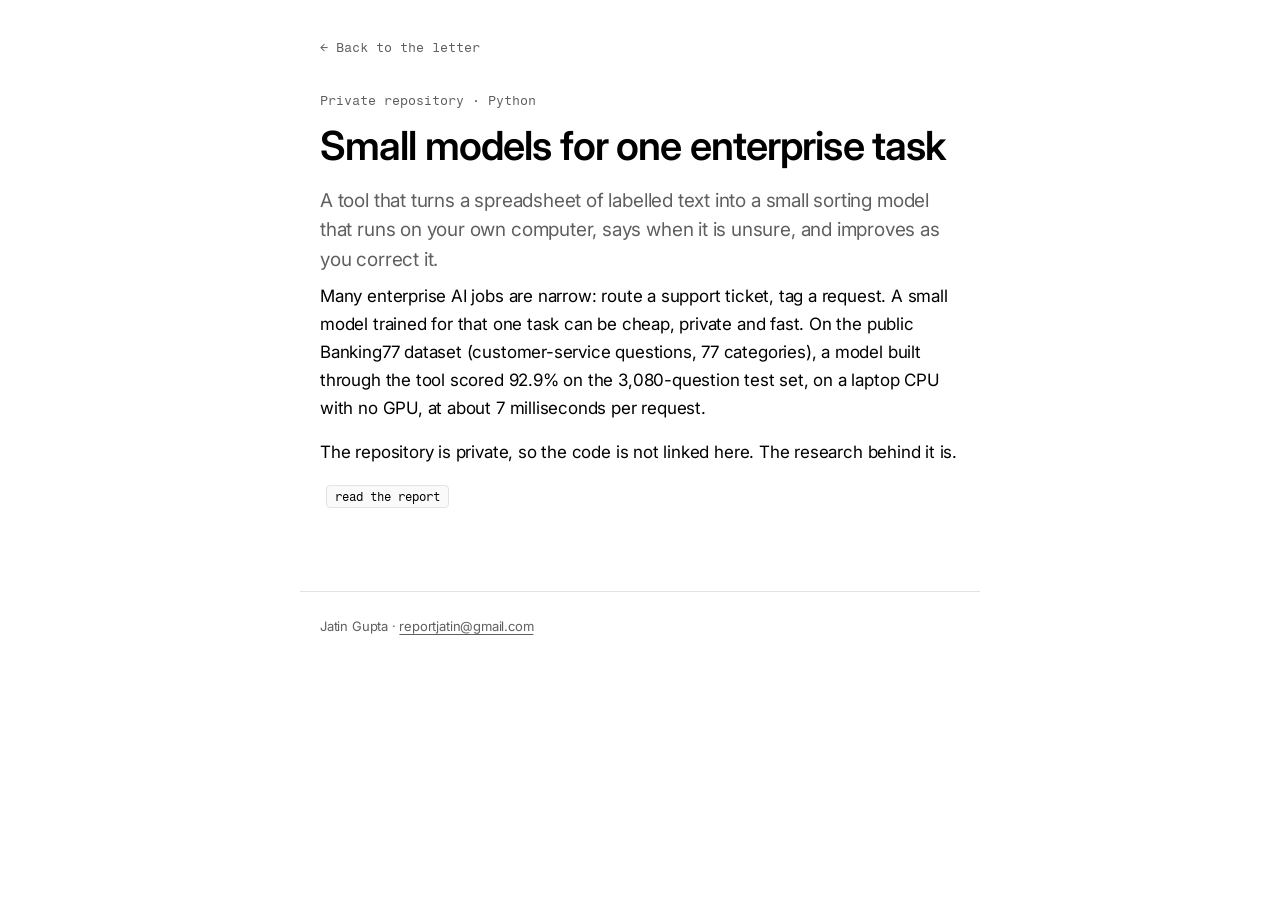
<file: work/model-training.html>
<!doctype html>
<html lang="en">
<head>
<meta charset="utf-8">
<meta name="viewport" content="width=device-width, initial-scale=1">
<title>Small model training</title>
<meta name="description" content="A tool that turns labelled text into a small model that runs on a laptop CPU.">
<link rel="stylesheet" href="../assets/site.css?v=8">
</head>
<body>
<main class="doc">
  <a class="back" href="../index.html">← Back to the letter</a>
  <p class="meta">Private repository · Python</p>
  <h1>Small models for one enterprise task</h1>
  <p class="lede">A tool that turns a spreadsheet of labelled text into a small sorting model that runs on your own computer, says when it is unsure, and improves as you correct it.</p>

  <p>Many enterprise AI jobs are narrow: route a support ticket, tag a request. A small model trained for that one task can be cheap, private and fast. On the public Banking77 dataset (customer-service questions, 77 categories), a model built through the tool scored 92.9% on the 3,080-question test set, on a laptop CPU with no GPU, at about 7 milliseconds per request.</p>
  <p>The repository is private, so the code is not linked here. The research behind it is.</p>

  <p><a class="evidence" href="../research/finetuning.html">read the report</a></p>
</main>
<footer class="site-foot"><p>Jatin Gupta · <a href="mailto:reportjatin@gmail.com">reportjatin@gmail.com</a></p></footer>
</body>
</html>
</file>
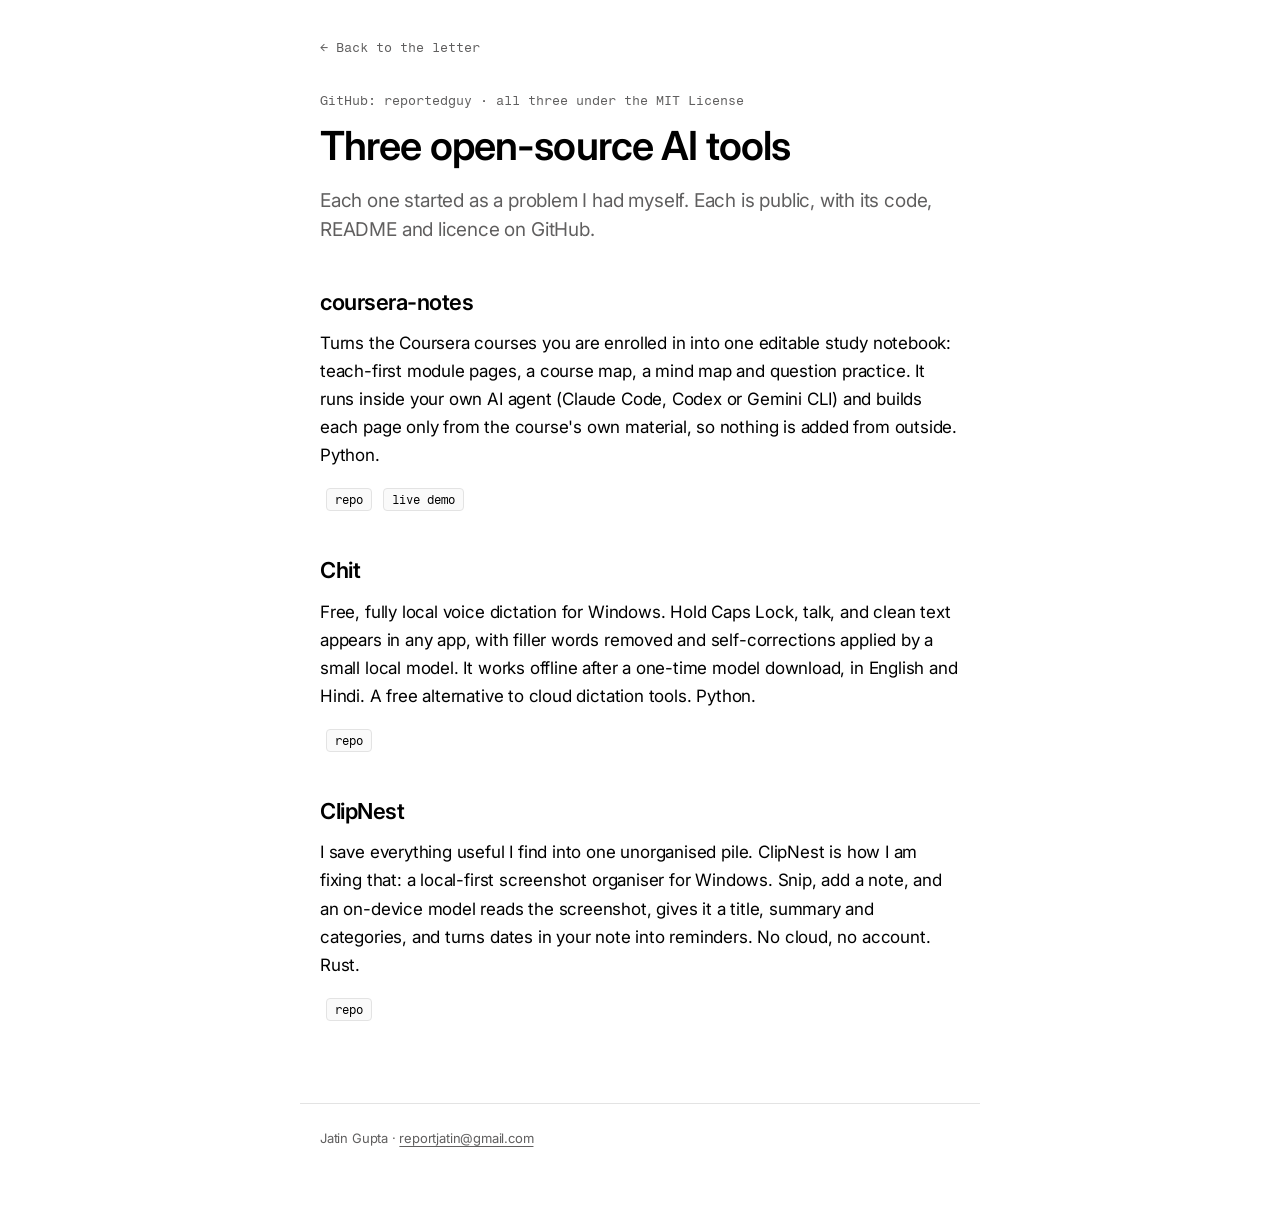
<file: work/open-source.html>
<!doctype html>
<html lang="en">
<head>
<meta charset="utf-8">
<meta name="viewport" content="width=device-width, initial-scale=1">
<title>Open-source AI tools</title>
<meta name="description" content="Three open-source AI tools by Jatin Gupta: coursera-notes, Chit and ClipNest. All MIT-licensed.">
<link rel="stylesheet" href="../assets/site.css?v=8">
</head>
<body>
<main class="doc">
  <a class="back" href="../index.html">← Back to the letter</a>
  <p class="meta">GitHub: reportedguy · all three under the MIT License</p>
  <h1>Three open-source AI tools</h1>
  <p class="lede">Each one started as a problem I had myself. Each is public, with its code, README and licence on GitHub.</p>

  <h2>coursera-notes</h2>
  <p>Turns the Coursera courses you are enrolled in into one editable study notebook: teach-first module pages, a course map, a mind map and question practice. It runs inside your own AI agent (Claude Code, Codex or Gemini CLI) and builds each page only from the course's own material, so nothing is added from outside. Python.</p>
  <p><a class="evidence" href="https://github.com/reportedguy/coursera-notes" target="_blank" rel="noopener">repo</a> <a class="evidence" href="https://reportedguy.github.io/coursera-notes/" target="_blank" rel="noopener">live demo</a></p>

  <h2>Chit</h2>
  <p>Free, fully local voice dictation for Windows. Hold Caps Lock, talk, and clean text appears in any app, with filler words removed and self-corrections applied by a small local model. It works offline after a one-time model download, in English and Hindi. A free alternative to cloud dictation tools. Python.</p>
  <p><a class="evidence" href="https://github.com/reportedguy/chit" target="_blank" rel="noopener">repo</a></p>

  <h2>ClipNest</h2>
  <p>I save everything useful I find into one unorganised pile. ClipNest is how I am fixing that: a local-first screenshot organiser for Windows. Snip, add a note, and an on-device model reads the screenshot, gives it a title, summary and categories, and turns dates in your note into reminders. No cloud, no account. Rust.</p>
  <p><a class="evidence" href="https://github.com/reportedguy/clipnest" target="_blank" rel="noopener">repo</a></p>
</main>
<footer class="site-foot"><p>Jatin Gupta · <a href="mailto:reportjatin@gmail.com">reportjatin@gmail.com</a></p></footer>
</body>
</html>
</file>
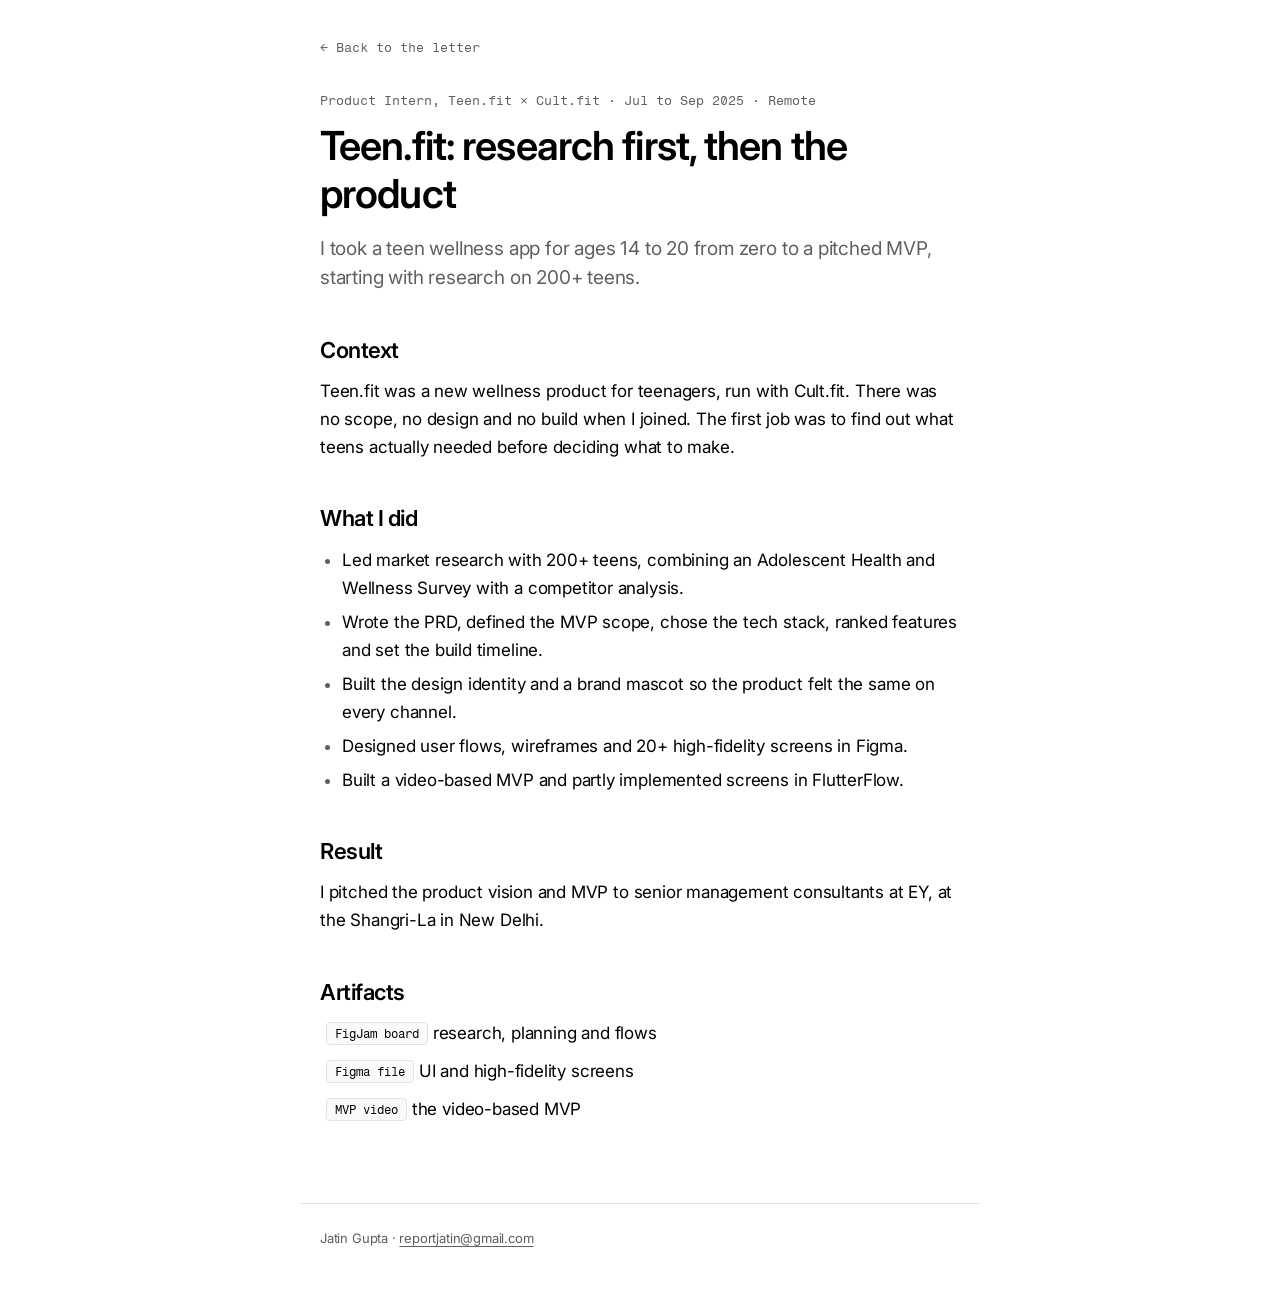
<file: work/teenfit.html>
<!doctype html>
<html lang="en">
<head>
<meta charset="utf-8">
<meta name="viewport" content="width=device-width, initial-scale=1">
<title>Teen.fit research</title>
<meta name="description" content="Zero-to-one product work on Teen.fit, a teen wellness app, built on research with 200+ teens.">
<link rel="stylesheet" href="../assets/site.css?v=8">
</head>
<body>
<main class="doc">
  <a class="back" href="../index.html">← Back to the letter</a>
  <p class="meta">Product Intern, Teen.fit × Cult.fit · Jul to Sep 2025 · Remote</p>
  <h1>Teen.fit: research first, then the product</h1>
  <p class="lede">I took a teen wellness app for ages 14 to 20 from zero to a pitched MVP, starting with research on 200+ teens.</p>

  <h2>Context</h2>
  <p>Teen.fit was a new wellness product for teenagers, run with Cult.fit. There was no scope, no design and no build when I joined. The first job was to find out what teens actually needed before deciding what to make.</p>

  <h2>What I did</h2>
  <ul>
    <li>Led market research with 200+ teens, combining an Adolescent Health and Wellness Survey with a competitor analysis.</li>
    <li>Wrote the PRD, defined the MVP scope, chose the tech stack, ranked features and set the build timeline.</li>
    <li>Built the design identity and a brand mascot so the product felt the same on every channel.</li>
    <li>Designed user flows, wireframes and 20+ high-fidelity screens in Figma.</li>
    <li>Built a video-based MVP and partly implemented screens in FlutterFlow.</li>
  </ul>

  <h2>Result</h2>
  <p>I pitched the product vision and MVP to senior management consultants at EY, at the Shangri-La in New Delhi.</p>

  <h2>Artifacts</h2>
  <ul class="links">
    <li><a class="evidence" href="https://www.figma.com/board/Nb6vYHcssshAOYyg1dup6s/Teen.fit?node-id=0-1" target="_blank" rel="noopener">FigJam board</a> research, planning and flows</li>
    <li><a class="evidence" href="https://www.figma.com/design/dWBiAIs5EZXPV1T42nMo4i/Teen.fit?node-id=0-1" target="_blank" rel="noopener">Figma file</a> UI and high-fidelity screens</li>
    <li><a class="evidence" href="https://youtu.be/36EyGTif1Bs" target="_blank" rel="noopener">MVP video</a> the video-based MVP</li>
  </ul>
</main>
<footer class="site-foot"><p>Jatin Gupta · <a href="mailto:reportjatin@gmail.com">reportjatin@gmail.com</a></p></footer>
</body>
</html>
</file>
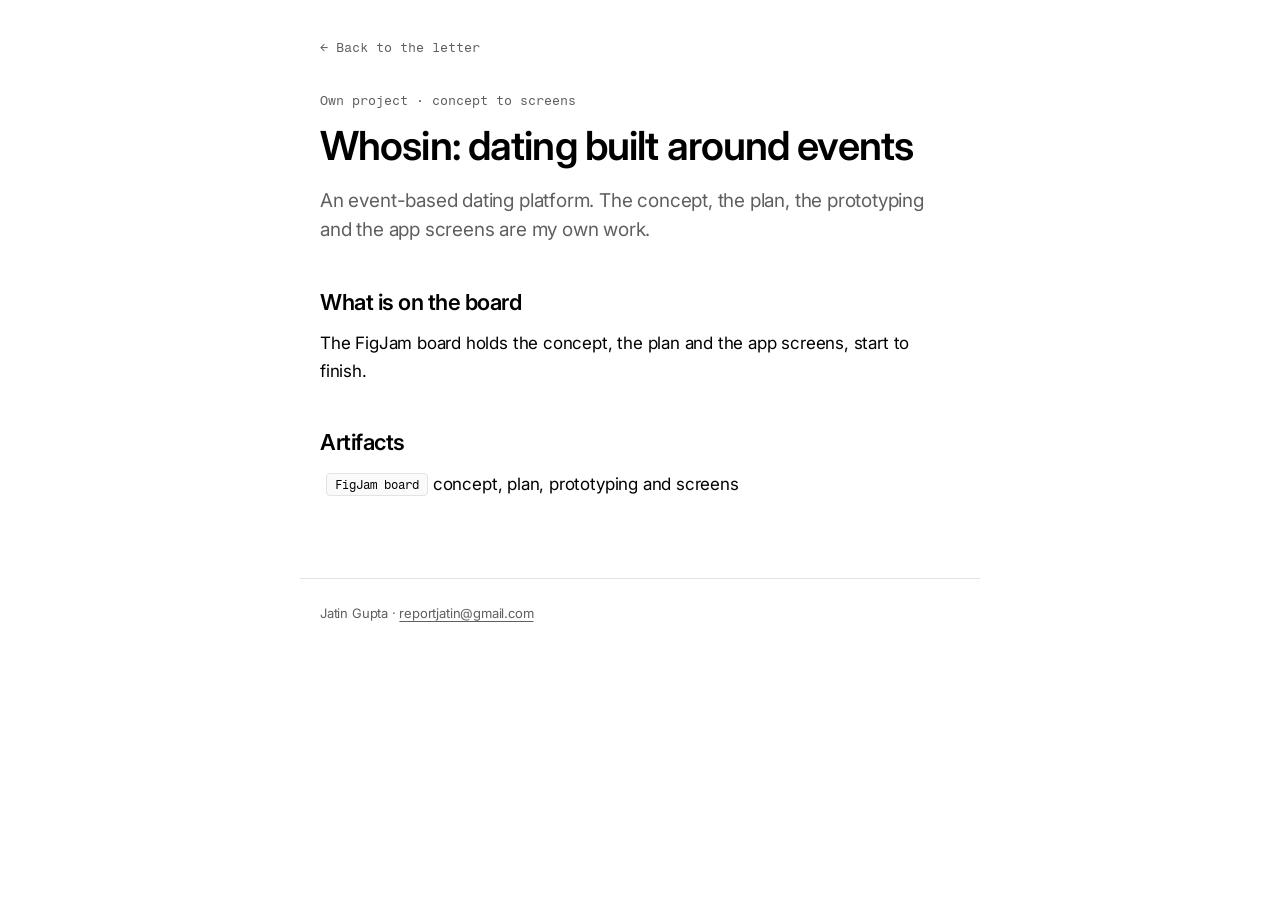
<file: work/whosin.html>
<!doctype html>
<html lang="en">
<head>
<meta charset="utf-8">
<meta name="viewport" content="width=device-width, initial-scale=1">
<title>Whosin concept</title>
<meta name="description" content="Whosin, an event-based dating platform: concept, plan, prototyping and app screens by Jatin Gupta.">
<link rel="stylesheet" href="../assets/site.css?v=8">
</head>
<body>
<main class="doc">
  <a class="back" href="../index.html">← Back to the letter</a>
  <p class="meta">Own project · concept to screens</p>
  <h1>Whosin: dating built around events</h1>
  <p class="lede">An event-based dating platform. The concept, the plan, the prototyping and the app screens are my own work.</p>

  <h2>What is on the board</h2>
  <p>The FigJam board holds the concept, the plan and the app screens, start to finish.</p>

  <h2>Artifacts</h2>
  <ul class="links">
    <li><a class="evidence" href="https://www.figma.com/board/oA66y4qG3dlzLCfksP5GE6/Whosin?node-id=0-1" target="_blank" rel="noopener">FigJam board</a> concept, plan, prototyping and screens</li>
  </ul>
</main>
<footer class="site-foot"><p>Jatin Gupta · <a href="mailto:reportjatin@gmail.com">reportjatin@gmail.com</a></p></footer>
</body>
</html>
</file>
<file: assets/site.css>
@import url('https://fonts.googleapis.com/css2?family=Fragment+Mono&family=Inter:wght@400;500;600&display=swap');

:root {
  --sans: 'Inter', ui-sans-serif, system-ui, sans-serif;
  --mono: 'Fragment Mono', ui-monospace, monospace;
  --ink: #000;
  --ink-2: #605f5f;
  --quiet: #605f5f; /* #8a8a8a fails AA on white */
  --canvas: #fff;
  --tray: #f4f4f4;
  --tray-2: #fafafa;
  --line: #e3e3e3;
  --blue: #517ffc; --blue-ink: #2f5fd9;
  --violet: #a17afc; --violet-ink: #6d45d6;
  --amber: #f2ac13; --amber-ink: #885800;
  --pink: #fc7998; --pink-ink: #c0335a;
  --olive: #d3d966; --olive-ink: #5c6116;
  --sky: #96dcff; --sky-ink: #1d6e98;
  --shadow-card: 0 5px 20px rgba(0, 0, 0, .08);
  --col: 640px;
}

* { box-sizing: border-box; }

html { min-width: 320px; -webkit-text-size-adjust: 100%; }

body {
  margin: 0;
  background: var(--canvas);
  color: var(--ink);
  font: 400 17px/1.65 var(--sans);
  letter-spacing: -0.011em;
  -webkit-font-smoothing: antialiased;
  text-rendering: optimizeLegibility;
}

::selection { background: #f1f6ff; }

a { color: inherit; text-decoration: underline; text-decoration-color: var(--quiet); text-underline-offset: 3px; text-decoration-thickness: 1px; }
a:hover { text-decoration-color: var(--ink); }
a:focus-visible, .evidence:focus-visible, .card:focus-visible { outline: 2px solid var(--blue); outline-offset: 3px; border-radius: 4px; }

img { max-width: 100%; height: auto; display: block; }

h1, h2, h3 { font-weight: 600; line-height: 1.2; letter-spacing: -0.022em; margin: 0; }
h1 { font-size: clamp(30px, 6vw, 40px); }
h2 { font-size: 22px; margin: 56px 0 14px; }
h3 { font-size: 17px; margin: 28px 0 8px; }
p { margin: 0 0 16px; }

.mono, .meta, .label, .evidence, .back, .kicker { font-family: var(--mono); letter-spacing: 0; }

/* ---------- page shell ---------- */
.wrap, .doc { max-width: calc(var(--col) + 40px); margin: 0 auto; padding: 0 20px; }

.site-head {
  display: flex; justify-content: space-between; align-items: baseline; gap: 12px;
  max-width: calc(var(--col) + 40px); margin: 0 auto; padding: 22px 20px 0;
  font: 13px/1.4 var(--mono); color: var(--ink-2);
}
.site-head a { text-decoration: none; color: var(--ink); }

/* ---------- letter header ---------- */
.hero { margin: 28px 0 36px; }
.hero figure { margin: 0 0 28px; border-radius: 6px; overflow: hidden; background: var(--tray); }
.hero img { width: 100%; aspect-ratio: 16 / 9; object-fit: cover; object-position: 50% 40%; }
.kicker { font-size: 13px; color: var(--ink-2); margin: 0 0 12px; }
.hero h1 { max-width: 18ch; }

/* ---------- letter slot ---------- */
.letter { margin: 0 0 12px; }
.draft { background: var(--tray); border: 1px dashed var(--quiet); border-radius: 6px; padding: 16px 18px; font-size: 15px; }
.draft p:last-child, .draft ol:last-child { margin-bottom: 0; }
.letter-note { font: 13px/1.5 var(--mono); color: var(--ink-2); margin: 12px 0 0; }
.sign { margin-top: 20px; }

/* ---------- section labels ---------- */
.label { display: block; font-size: 12px; text-transform: uppercase; color: var(--quiet); margin: 64px 0 8px; }
.label + h2 { margin-top: 0; }

/* ---------- cards ---------- */
.cards { display: grid; gap: 14px; grid-template-columns: 1fr; margin: 20px 0 0; }
@media (min-width: 640px) { .cards { grid-template-columns: repeat(3, 1fr); } }
.card {
  display: flex; flex-direction: column; gap: 8px;
  padding: 18px; border-radius: 8px; text-decoration: none;
  background: var(--tint, var(--tray)); box-shadow: var(--shadow-card);
  transition: transform .15s ease;
}
.card:hover { transform: translateY(-2px); }
.card .mono { font-size: 12px; color: var(--tint-ink, var(--ink-2)); }
.card strong { font-weight: 600; font-size: 17px; line-height: 1.3; }
.card span:last-child { font-size: 15px; color: var(--ink-2); line-height: 1.5; }
.t-blue { --tint: #eef3ff; --tint-ink: var(--blue-ink); }
.t-violet { --tint: #f4efff; --tint-ink: var(--violet-ink); }
.t-amber { --tint: #fdf5e2; --tint-ink: var(--amber-ink); }
.t-pink { --tint: #fff0f3; --tint-ink: var(--pink-ink); }
.t-olive { --tint: #f7f8e3; --tint-ink: var(--olive-ink); }
.t-sky { --tint: #eef9ff; --tint-ink: var(--sky-ink); }

/* ---------- claims with evidence buttons ---------- */
.claims { list-style: none; padding: 0; margin: 20px 0 0; border-top: 1px solid var(--line); }
.claims li { padding: 16px 0; border-bottom: 1px solid var(--line); }
.claims .need { display: block; font: 12px/1.4 var(--mono); color: var(--quiet); margin-bottom: 4px; }
.evidence {
  display: inline-block; white-space: nowrap; margin-left: 6px;
  font-size: 12px; line-height: 1; padding: 5px 8px 4px; border-radius: 4px;
  border: 1px solid var(--line); background: var(--tray-2); color: var(--ink); text-decoration: none;
  vertical-align: 1px;
}
.evidence:hover { background: var(--ink); border-color: var(--ink); color: #fff; }

.facts { list-style: none; padding: 0; margin: 0; }
.facts li { padding: 4px 0; }

/* ---------- footer ---------- */
.site-foot {
  max-width: calc(var(--col) + 40px); margin: 80px auto 0; padding: 24px 20px 48px;
  border-top: 1px solid var(--line); font-size: 13px; color: var(--quiet); line-height: 1.6;
}
.site-foot p { margin: 0 0 8px; }

/* ---------- report / evidence pages (main.doc) ---------- */
.doc { padding-top: 32px; }
.doc .back { display: inline-block; font-size: 13px; color: var(--ink-2); text-decoration: none; margin-bottom: 32px; }
.doc .back:hover { color: var(--ink); }
.doc .meta { font-size: 13px; color: var(--quiet); margin: 0 0 10px; }
.doc h1 { margin-bottom: 16px; }
.doc .lede { font-size: 19px; line-height: 1.55; color: var(--ink-2); margin-bottom: 8px; }
.doc h2 { margin-top: 44px; }
.doc ul, .doc ol { padding-left: 22px; margin: 0 0 16px; }
.doc li { margin: 0 0 6px; }
.doc li::marker { color: var(--quiet); }
.doc blockquote { margin: 20px 0; padding: 14px 18px; border: 1px solid var(--line); border-radius: 8px; background: var(--tray-2); color: var(--ink-2); }
.doc blockquote p:last-child { margin-bottom: 0; }
.doc code { font: 14px var(--mono); background: var(--tray); padding: 1px 5px; border-radius: 3px; }
.doc aside.callout { background: var(--tray); border-radius: 8px; padding: 16px 18px; margin: 24px 0; font-size: 15px; }
.doc aside.callout > :last-child { margin-bottom: 0; }
.doc figure { margin: 24px 0; }
.doc figcaption { font: 12px/1.5 var(--mono); color: var(--quiet); margin-top: 8px; }

/* tables show in full: wider than the text column on big screens, stacked rows on small ones */
.doc table {
  width: min(1040px, calc(100vw - 40px)); margin: 28px 0 28px 50%; transform: translateX(-50%);
  border-collapse: collapse; table-layout: fixed; font-size: 14px; line-height: 1.5;
}
.doc th, .doc td { text-align: left; vertical-align: top; padding: 10px 12px; border-bottom: 1px solid var(--line); overflow-wrap: anywhere; }
.doc th { font: 12px/1.4 var(--mono); color: var(--ink-2); background: var(--tray-2); border-bottom-color: var(--ink); }
@media (max-width: 760px) {
  .doc table { width: 100%; margin: 24px 0; transform: none; font-size: 15px; }
  .doc thead { display: none; }
  .doc tr { display: block; padding: 12px 0; border-bottom: 1px solid var(--ink); }
  .doc td { display: block; padding: 4px 0; border: 0; }
  .doc td::before { content: attr(data-label); display: block; font: 11px/1.6 var(--mono); color: var(--ink-2); text-transform: uppercase; letter-spacing: .04em; }
  .doc td:first-child { font-weight: 600; font-size: 17px; }
  .doc td:first-child::before { display: none; }
}
@media (max-width: 480px) {
  body { font-size: 16px; }
  h2 { font-size: 20px; }
  .doc .lede { font-size: 17px; }
  .label { margin-top: 52px; }
}

@media (prefers-reduced-motion: reduce) { .card { transition: none; } }

/* ---------- handwritten letter ---------- */
.letter { background: #fffdf5 linear-gradient(transparent 35px, #e9e4d4 36px) 0 14px / 100% 36px; border: 1px solid var(--line); border-radius: 4px; box-shadow: var(--shadow-card, 0 5px 20px rgba(0,0,0,.08)); padding: 22px 26px 18px; transform: rotate(-0.4deg); }
.letter-body p { font: 500 23px/36px 'Caveat', cursive; letter-spacing: 0; color: #1c2a4a; margin: 0 0 36px; }
.letter .sign { font: 700 30px/36px 'Caveat', cursive; color: #1c2a4a; margin: -36px 0 0; }
@media (max-width: 480px) { .letter { padding: 22px 16px 18px; transform: none; } .letter-body p { font-size: 21px; } }

.links { list-style: none; padding: 0 !important; }
.links li { margin-bottom: 10px; }
</file>
